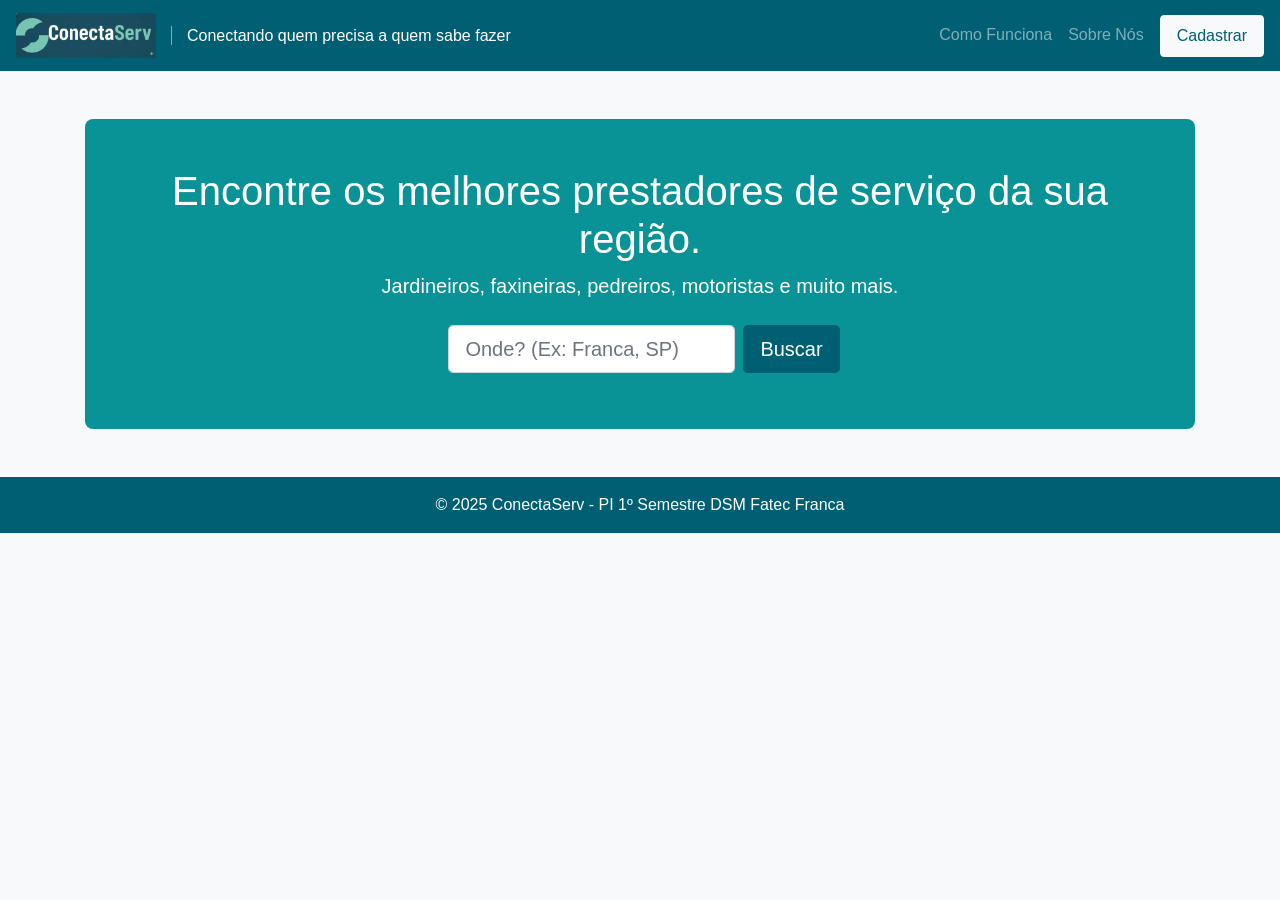
<file: index.html>
<!doctype html>
<html lang="pt-br">
  <head>
    <meta charset="utf-8">
    <meta name="viewport" content="width=device-width, initial-scale=1, shrink-to-fit=no">
    <link rel="stylesheet" href="https://maxcdn.bootstrapcdn.com/bootstrap/4.0.0/css/bootstrap.min.css" integrity="sha384-Gn5384xqQ1aoWXA+058RXPxPg6fy4IWvTNh0E263XmFcJlSAwiGgFAW/dAiS6JXm" crossorigin="anonymous">
    <link rel="stylesheet" href="style/style.css">
    <title>ConectaServ - Encontre Profissionais</title>
  </head>
  <body>
    
    <nav class="navbar navbar-expand-lg navbar-dark bg-primary shadow-sm">
      <a class="navbar-brand" href="index.html">
        <img src="imagem/logo.png" alt="ConectaServ Logo">
        <span class="slogan-text">Conectando quem precisa a quem sabe fazer</span>
      </a>
      <button class="navbar-toggler" type="button" data-toggle="collapse" data-target="#navbarNav" aria-controls="navbarNav" aria-expanded="false" aria-label="Toggle navigation">
        <span class="navbar-toggler-icon"></span>
      </button>
      <div class="collapse navbar-collapse" id="navbarNav">
        <ul class="navbar-nav ml-auto">
          <li class="nav-item">
            <a class="nav-link" href="como-funciona.html">Como Funciona</a>
          </li>
          <li class="nav-item">
            <a class="nav-link" href="sobre.html">Sobre Nós</a>
          </li>
          <li class="nav-item">
            <a class="nav-link btn btn-light text-dark ml-2 px-3" href="cadastro.html">Cadastrar</a>
          </li>
        </ul>
      </div>
    </nav>

    <main class="container my-5">
      
      <section class="hero bg-secondary text-white p-5 text-center">
        <h1>Encontre os melhores prestadores de serviço da sua região.</h1>
        <p class="lead">Jardineiros, faxineiras, pedreiros, motoristas e muito mais.</p>
        
        <form class="form-inline justify-content-center mt-4">
          <div class="form-group mx-2 mb-2">
            <input type="text" class="form-control form-control-lg" placeholder="Onde? (Ex: Franca, SP)">
          </div>
          <a href="busca.html" class="btn btn-primary btn-lg mb-2">Buscar</a>
        </form>
      </section>

    </main>

    <footer class="bg-primary text-white text-center p-3 mt-5">
      <p class="mb-0">&copy; 2025 ConectaServ - PI 1º Semestre DSM Fatec Franca</p>
    </footer>

    <script src="https://code.jquery.com/jquery-3.3.1.slim.min.js" integrity="sha384-q8i/X+965DzO0rT7abK41JStQIAqVgRVzpbzo5smXKp4YfRvH+8abtTE1Pi6jizo" crossorigin="anonymous"></script>
    <script src="https://cdnjs.cloudflare.com/ajax/libs/popper.js/1.12.9/umd/popper.min.js" integrity="sha384-ApNbgh9B+Y1QKtv3Rn7W3mgPxhU9K/ScQsAP7hUibX39j7fakFPskvXusvfa0b4Q" crossorigin="anonymous"></script>
    <script src="https://maxcdn.bootstrapcdn.com/bootstrap/4.0.0/js/bootstrap.min.js" integrity="sha384-JZR6Spejh4U02d8jOt6vLEHfe/JQGiRRSQQxSfFWpi1MquVdAyjUar5+76PVCmYl" crossorigin="anonymous"></script>
    <script src="script/script.js"></script>
  </body>
</html>
</file>
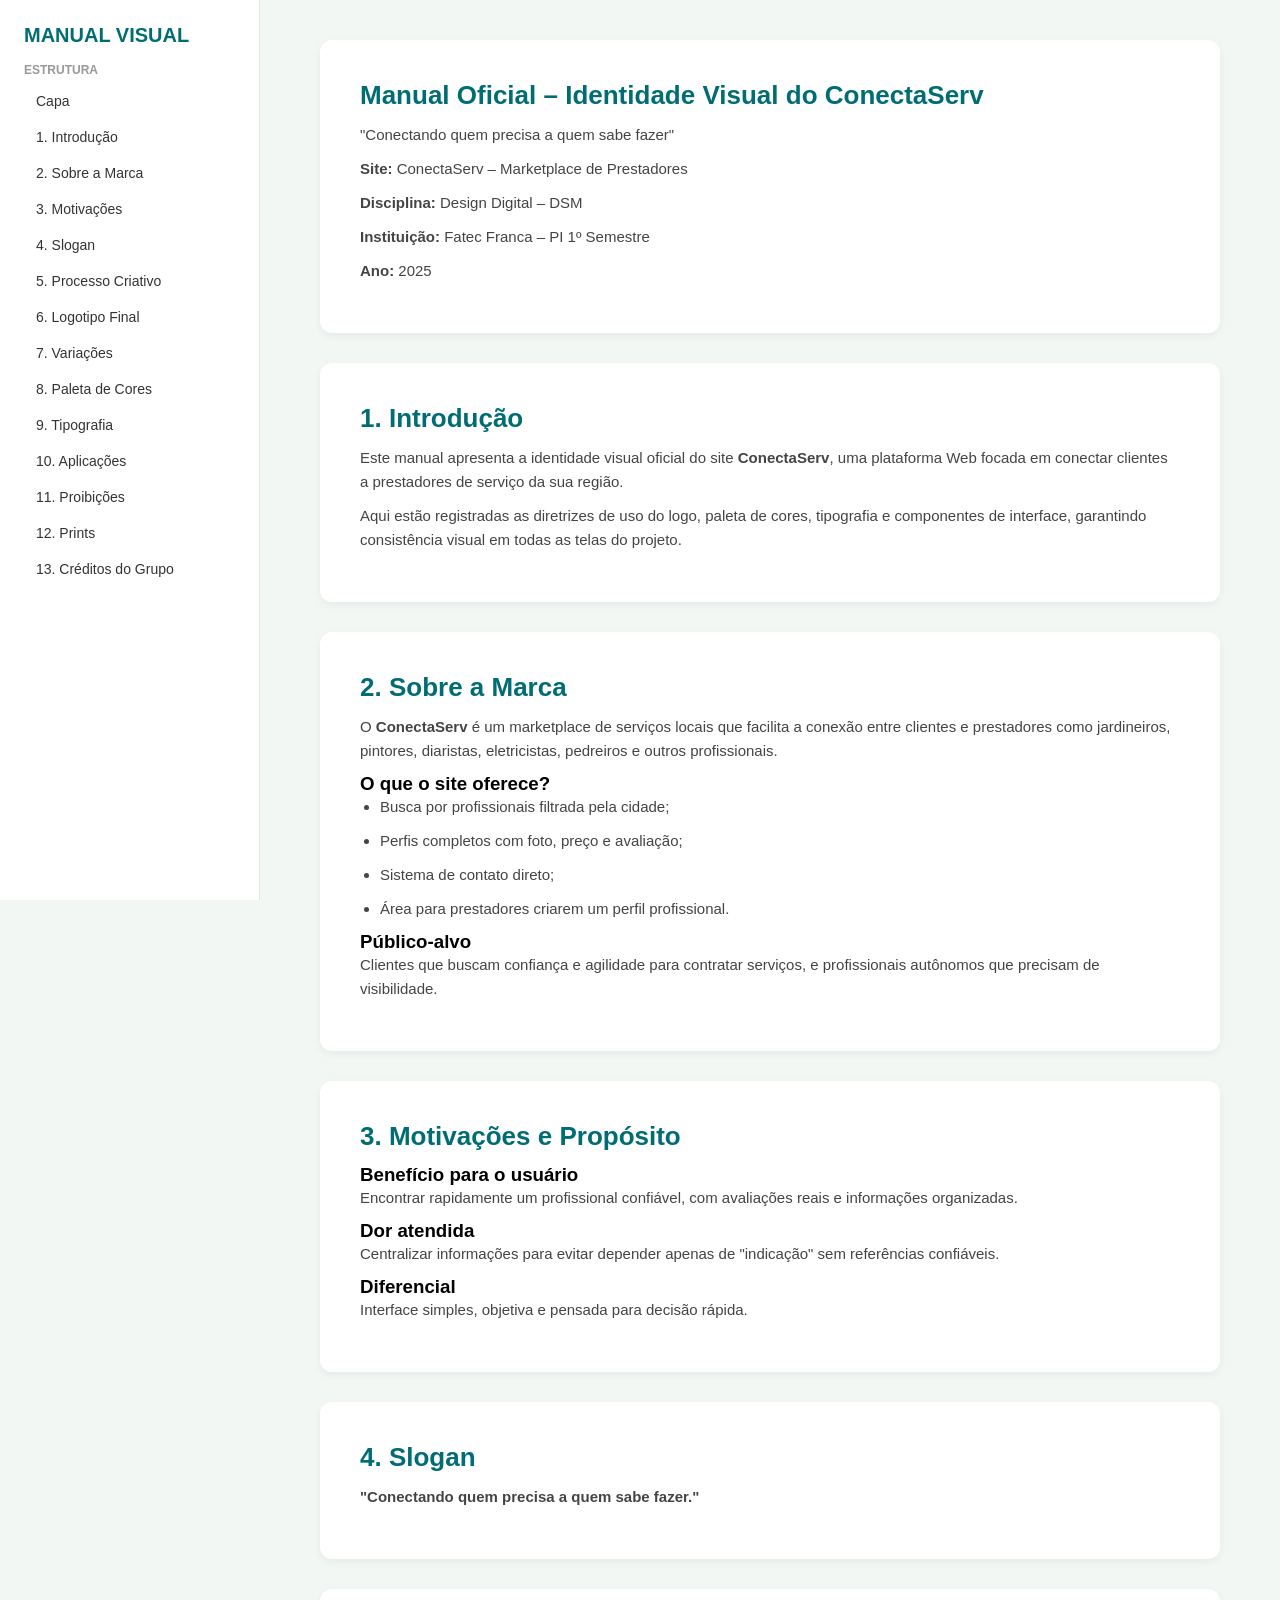
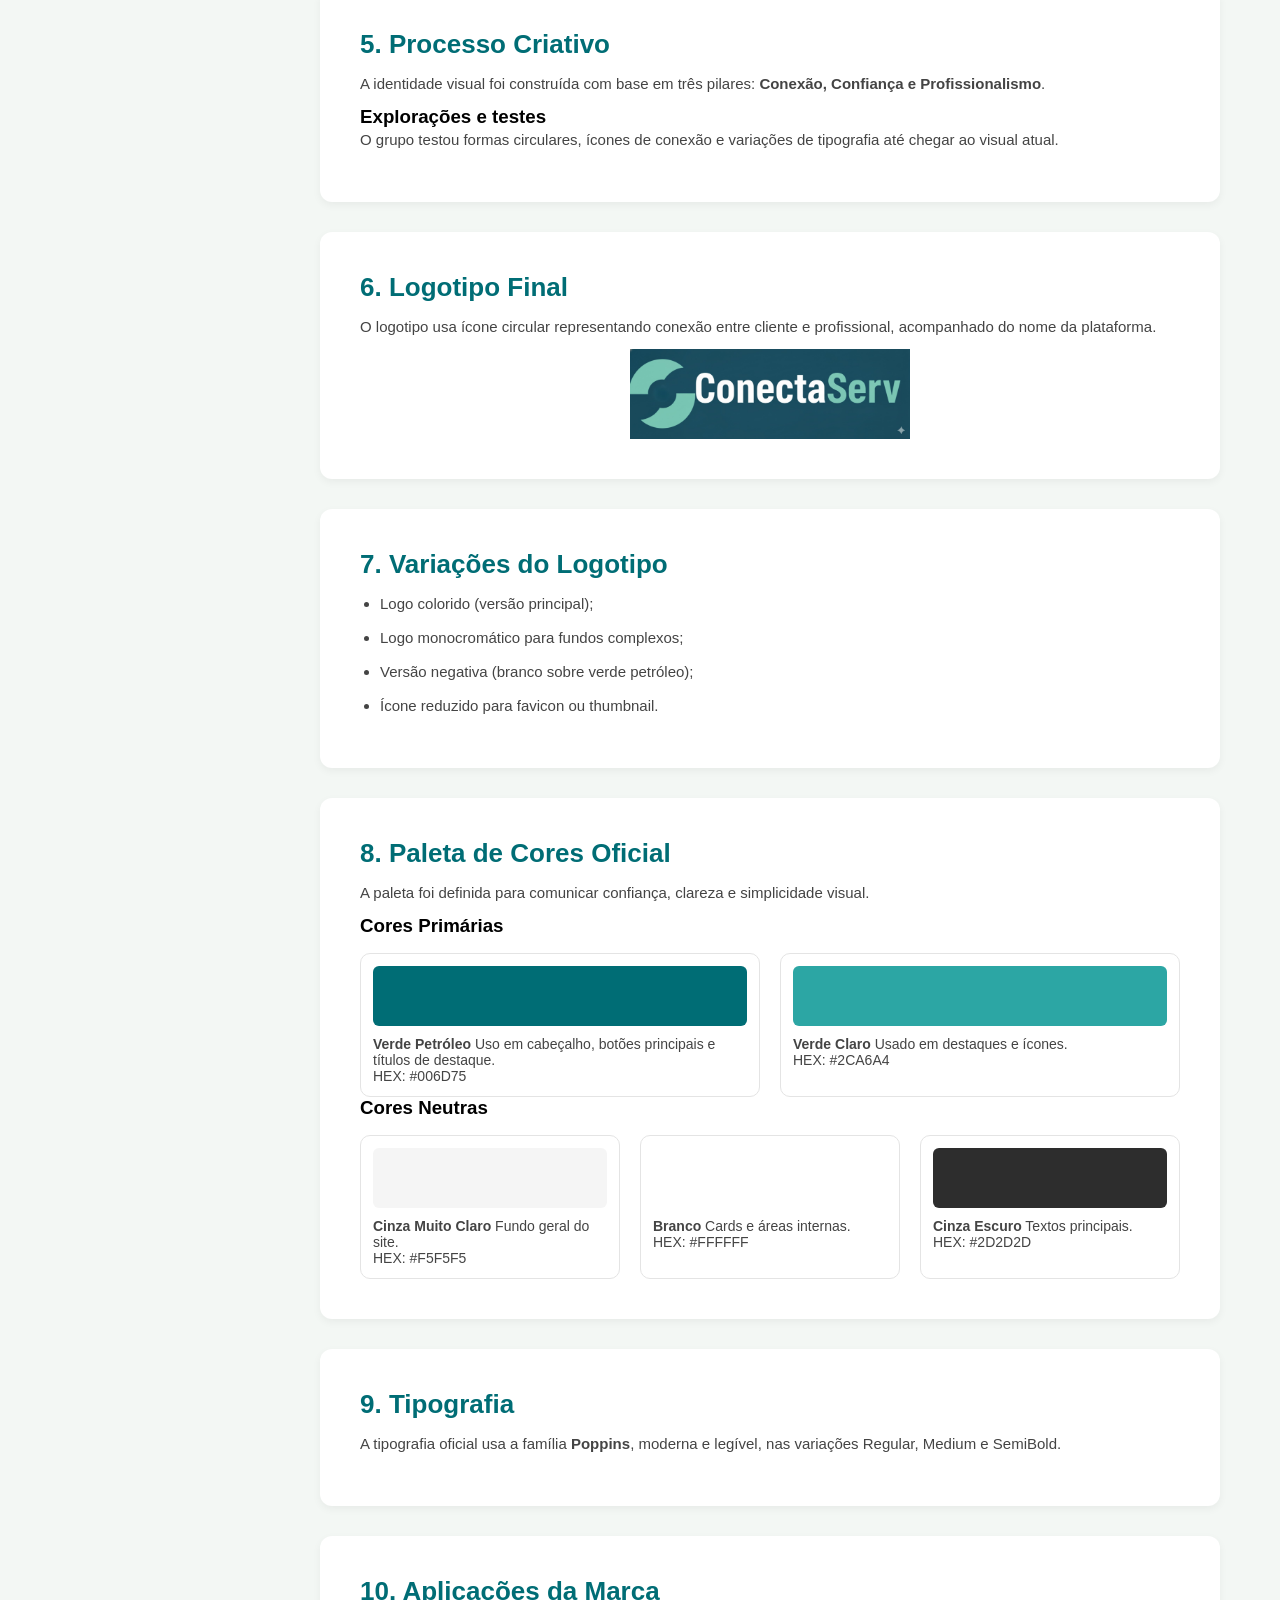
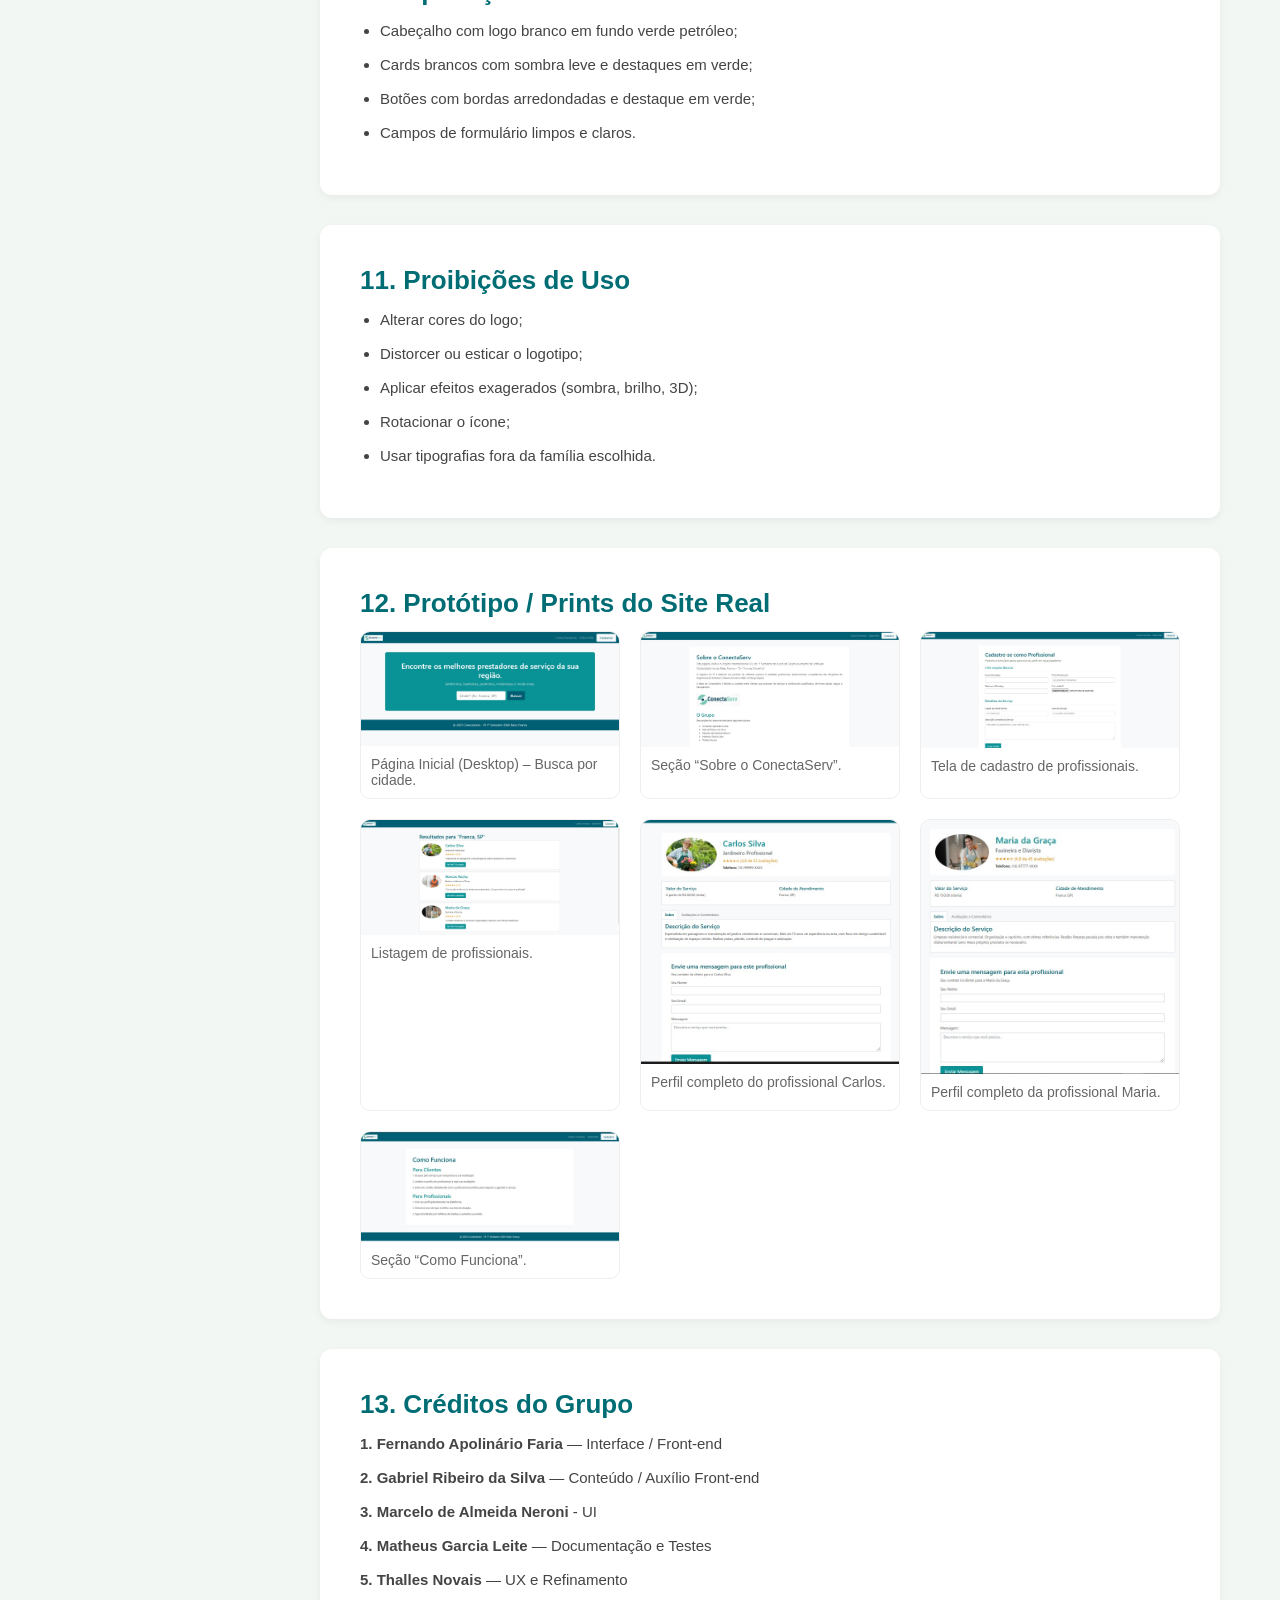
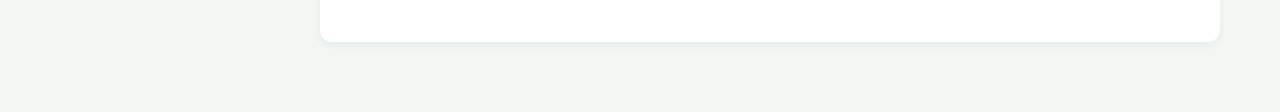
<file: Identidade Visual/index.html>
<!DOCTYPE html>
<html lang="pt-BR">
<head>
  <meta charset="UTF-8">
  <title>Manual Visual – ConectaServ</title>
  <meta name="viewport" content="width=device-width, initial-scale=1">
  <link rel="stylesheet" href="style.css">
</head>

<body>
  <aside class="sidebar">
    <h2>MANUAL VISUAL</h2>

    <h3>Estrutura</h3>
    <a href="#capa">Capa</a>
    <a href="#intro">1. Introdução</a>
    <a href="#marca">2. Sobre a Marca</a>
    <a href="#motivacoes">3. Motivações</a>
    <a href="#slogan">4. Slogan</a>
    <a href="#processo">5. Processo Criativo</a>
    <a href="#logo">6. Logotipo Final</a>
    <a href="#variacoes">7. Variações</a>
    <a href="#cores">8. Paleta de Cores</a>
    <a href="#tipografia">9. Tipografia</a>
    <a href="#aplicacoes">10. Aplicações</a>
    <a href="#proibicoes">11. Proibições</a>
    <a href="#prints">12. Prints</a>
    <a href="#creditos">13. Créditos do Grupo</a>
  </aside>

  
  <main class="content">
        
    <section id="capa">
      <h2>Manual Oficial – Identidade Visual do ConectaServ</h2>
      <p>"Conectando quem precisa a quem sabe fazer"</p>

      <p><strong>Site:</strong> ConectaServ – Marketplace de Prestadores</p>
      <p><strong>Disciplina:</strong> Design Digital – DSM</p>
      <p><strong>Instituição:</strong> Fatec Franca – PI 1º Semestre</p>
      <p><strong>Ano:</strong> 2025</p>
    </section>

  
    <section id="intro">
      <h2>1. Introdução</h2>
      <p>
        Este manual apresenta a identidade visual oficial do site
        <strong>ConectaServ</strong>, uma plataforma Web focada em conectar
        clientes a prestadores de serviço da sua região.
      </p>
      <p>
        Aqui estão registradas as diretrizes de uso do logo, paleta de cores,
        tipografia e componentes de interface, garantindo consistência visual em
        todas as telas do projeto.
      </p>
    </section>

    
    <section id="marca">
      <h2>2. Sobre a Marca</h2>

      <p>
        O <strong>ConectaServ</strong> é um marketplace de serviços locais que
        facilita a conexão entre clientes e prestadores como jardineiros,
        pintores, diaristas, eletricistas, pedreiros e outros profissionais.
      </p>

      <h3>O que o site oferece?</h3>
      <ul>
        <li>Busca por profissionais filtrada pela cidade;</li>
        <li>Perfis completos com foto, preço e avaliação;</li>
        <li>Sistema de contato direto;</li>
        <li>Área para prestadores criarem um perfil profissional.</li>
      </ul>

      <h3>Público-alvo</h3>
      <p>
        Clientes que buscam confiança e agilidade para contratar serviços,
        e profissionais autônomos que precisam de visibilidade.
      </p>
    </section>

    
    <section id="motivacoes">
      <h2>3. Motivações e Propósito</h2>

      <h3>Benefício para o usuário</h3>
      <p>
        Encontrar rapidamente um profissional confiável, com avaliações reais e
        informações organizadas.
      </p>

      <h3>Dor atendida</h3>
      <p>
        Centralizar informações para evitar depender apenas de "indicação" sem
        referências confiáveis.
      </p>

      <h3>Diferencial</h3>
      <p>
        Interface simples, objetiva e pensada para decisão rápida.
      </p>
    </section>

    
    <section id="slogan">
      <h2>4. Slogan</h2>
      <p><strong>"Conectando quem precisa a quem sabe fazer."</strong></p>
    </section>

    
    <section id="processo">
      <h2>5. Processo Criativo</h2>
      <p>
        A identidade visual foi construída com base em três pilares:
        <strong>Conexão, Confiança e Profissionalismo</strong>.
      </p>

      <h3>Explorações e testes</h3>
      <p>
        O grupo testou formas circulares, ícones de conexão e variações de
        tipografia até chegar ao visual atual.
      </p>
    </section>
    
    <section id="logo">
      <h2>6. Logotipo Final</h2>
      <p>
        O logotipo usa ícone circular representando conexão entre cliente e
        profissional, acompanhado do nome da plataforma.
      </p>

      <img src="imagens/WhatsApp Image 2025-11-17 at 21.29.06.jpeg" alt="foto do logo">
    
    </section>

    
    <section id="variacoes">
      <h2>7. Variações do Logotipo</h2>

      <ul>
        <li>Logo colorido (versão principal);</li>
        <li>Logo monocromático para fundos complexos;</li>
        <li>Versão negativa (branco sobre verde petróleo);</li>
        <li>Ícone reduzido para favicon ou thumbnail.</li>
      </ul>
    </section>

  
<section id="cores">
  <h2>8. Paleta de Cores Oficial</h2>
  <p>
    A paleta foi definida para comunicar confiança, clareza e simplicidade visual.
  </p>

  <h3>Cores Primárias</h3>

  <div class="palette">

    <div class="color-card">
      <div class="color-swatch" style="background: #006D75;"></div>
      <div class="color-info">
        <strong>Verde Petróleo</strong>
        Uso em cabeçalho, botões principais e títulos de destaque.<br>
        HEX: <code>#006D75</code>
      </div>
    </div>

    <div class="color-card">
      <div class="color-swatch" style="background: #2CA6A4;"></div>
      <div class="color-info">
        <strong>Verde Claro</strong>
        Usado em destaques e ícones.<br>
        HEX: <code>#2CA6A4</code>
      </div>
    </div>

  </div>

  <h3>Cores Neutras</h3>

  <div class="palette">

    <div class="color-card">
      <div class="color-swatch" style="background: #F5F5F5;"></div>
      <div class="color-info">
        <strong>Cinza Muito Claro</strong>
        Fundo geral do site.<br>
        HEX: <code>#F5F5F5</code>
      </div>
    </div>

    <div class="color-card">
      <div class="color-swatch" style="background: #FFFFFF;"></div>
      <div class="color-info">
        <strong>Branco</strong>
        Cards e áreas internas.<br>
        HEX: <code>#FFFFFF</code>
      </div>
    </div>

    <div class="color-card">
      <div class="color-swatch" style="background: #2D2D2D;"></div>
      <div class="color-info">
        <strong>Cinza Escuro</strong>
        Textos principais.<br>
        HEX: <code>#2D2D2D</code>
      </div>
    </div>

  </div>
</section>



    
    <section id="tipografia">
      <h2>9. Tipografia</h2>
      <p>
        A tipografia oficial usa a família <strong>Poppins</strong>,
        moderna e legível, nas variações Regular, Medium e SemiBold.
      </p>
    </section>

    
    <section id="aplicacoes">
      <h2>10. Aplicações da Marca</h2>

      <ul>
        <li>Cabeçalho com logo branco em fundo verde petróleo;</li>
        <li>Cards brancos com sombra leve e destaques em verde;</li>
        <li>Botões com bordas arredondadas e destaque em verde;</li>
        <li>Campos de formulário limpos e claros.</li>
      </ul>
    </section>

    
    <section id="proibicoes">
      <h2>11. Proibições de Uso</h2>

      <ul>
        <li>Alterar cores do logo;</li>
        <li>Distorcer ou esticar o logotipo;</li>
        <li>Aplicar efeitos exagerados (sombra, brilho, 3D);</li>
        <li>Rotacionar o ícone;</li>
        <li>Usar tipografias fora da família escolhida.</li>
      </ul>
    </section>

    
    <section id="prints">
      <h2>12. Protótipo / Prints do Site Real</h2>

      <div class="prints-grid">
        <figure>
          <img src="imagens/home.jpeg" alt="Página Inicial">
          <figcaption>Página Inicial (Desktop) – Busca por cidade.</figcaption>
        </figure>

        <figure>
          <img src="imagens/sobre.jpeg" alt="Página Sobre">
          <figcaption>Seção “Sobre o ConectaServ”.</figcaption>
        </figure>

        <figure>
          <img src="imagens/cadastro_prof.jpeg" alt="Cadastro">
          <figcaption>Tela de cadastro de profissionais.</figcaption>
        </figure>

        <figure>
          <img src="imagens/lista.jpeg" alt="Lista de Profissionais">
          <figcaption>Listagem de profissionais.</figcaption>
        </figure>

        <figure>
          <img src="imagens/perfil_carlos.jpeg" alt="Perfil Carlos">
          <figcaption>Perfil completo do profissional Carlos.</figcaption>
        </figure>

        <figure>
          <img src="imagens/perfil_maria.jpeg" alt="Perfil Maria">
          <figcaption>Perfil completo da profissional Maria.</figcaption>
        </figure>

        <figure>
          <img src="imagens/como_funciona.jpeg" alt="Como Funciona">
          <figcaption>Seção “Como Funciona”.</figcaption>
        </figure>
      </div>
    </section>

    
    <section id="creditos">
      <h2>13. Créditos do Grupo</h2>

      <p><strong>1. Fernando Apolinário Faria</strong> — Interface / Front-end</p>
      <p><strong>2. Gabriel Ribeiro da Silva</strong> — Conteúdo / Auxílio Front-end</p>
      <p><strong>3. Marcelo de Almeida Neroni</strong> - UI </p>
      <p><strong>4. Matheus Garcia Leite</strong> — Documentação e Testes</p>
      <p><strong>5. Thalles Novais</strong> — UX e Refinamento</p>
    </section>



  </main>
  <script src="script.js"></script>
</body>
</html>
</file>
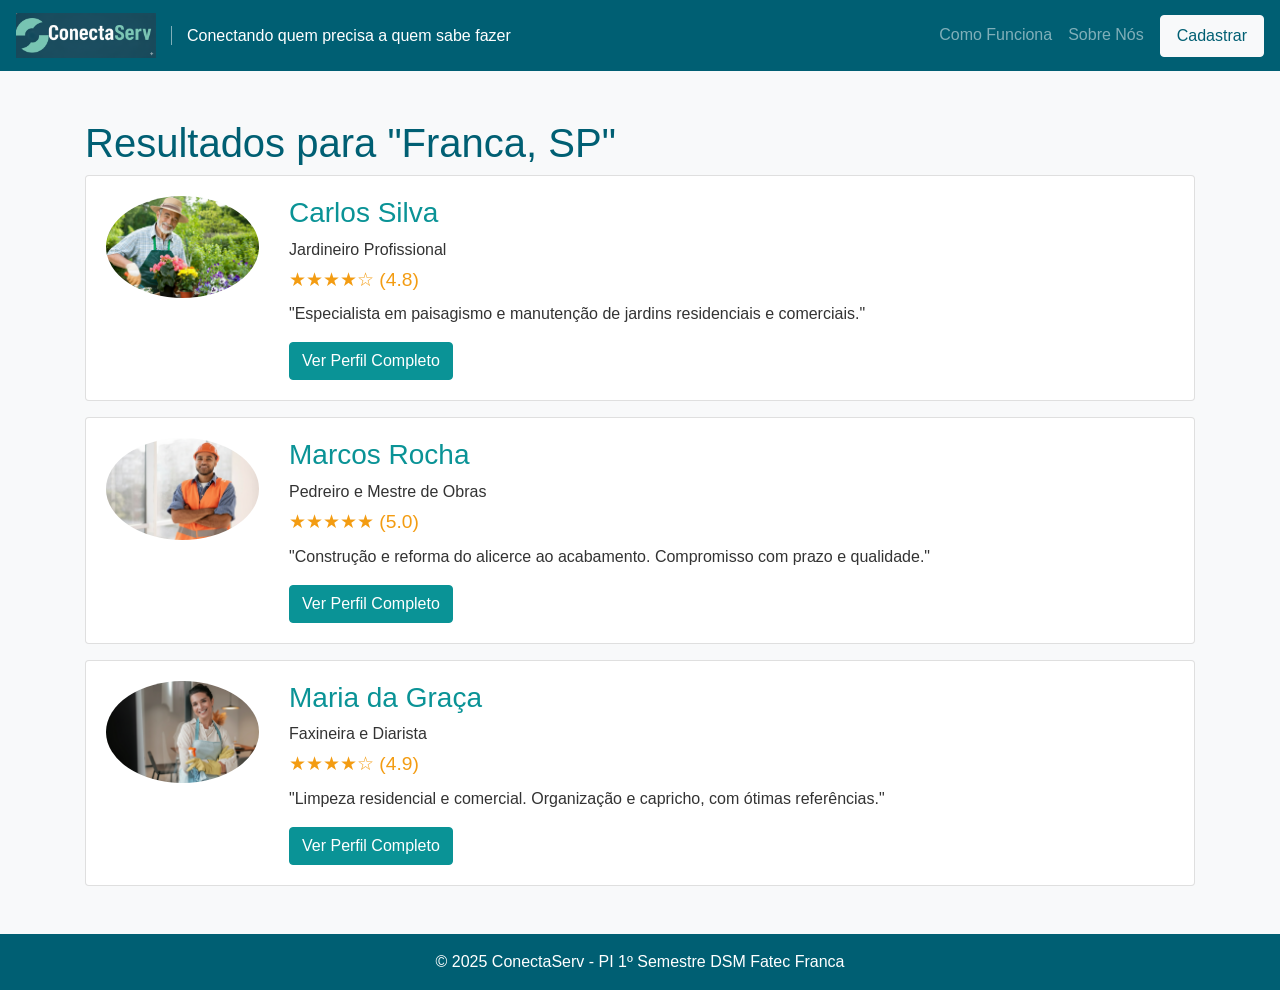
<file: busca.html>
<!doctype html>
<html lang="pt-br">
  <head>
    <meta charset="utf-8">
    <meta name="viewport" content="width=device-width, initial-scale=1, shrink-to-fit=no">
    <link rel="stylesheet" href="https://maxcdn.bootstrapcdn.com/bootstrap/4.0.0/css/bootstrap.min.css" integrity="sha384-Gn5384xqQ1aoWXA+058RXPxPg6fy4IWvTNh0E263XmFcJlSAwiGgFAW/dAiS6JXm" crossorigin="anonymous">
    <link rel="stylesheet" href="style/style.css">
    <title>Resultados da Busca - ConectaServ</title>
  </head>
  <body>
    
    <nav class="navbar navbar-expand-lg navbar-dark bg-primary shadow-sm">
      <a class="navbar-brand" href="index.html">
        <img src="imagem/logo.png" alt="ConectaServ Logo">
        <span class="slogan-text">Conectando quem precisa a quem sabe fazer</span>
      </a>
      <button class="navbar-toggler" type="button" data-toggle="collapse" data-target="#navbarNav" aria-controls="navbarNav" aria-expanded="false" aria-label="Toggle navigation">
        <span class="navbar-toggler-icon"></span>
      </button>
      <div class="collapse navbar-collapse" id="navbarNav">
        <ul class="navbar-nav ml-auto">
          <li class="nav-item">
            <a class="nav-link" href="como-funciona.html">Como Funciona</a>
          </li>
          <li class="nav-item">
            <a class="nav-link" href="sobre.html">Sobre Nós</a>
          </li>
          <li class="nav-item">
            <a class="nav-link btn btn-light text-dark ml-2 px-3" href="cadastro.html">Cadastrar</a>
          </li>
        </ul>
      </div>
    </nav>

    <main class="container my-5">
      <h1 class="text-primary">Resultados para "Franca, SP"</h1>

      <div class="card shadow-sm mb-3">
        <div class="card-body">
          <div class="row">
            <div class="col-md-2 text-center">
              <img src="imagem/carlos.png" class="img-fluid rounded-circle" alt="Foto de Perfil de Carlos Silva">
            </div>
            <div class="col-md-10">
              <h3 class="text-secondary">Carlos Silva</h3>
              <p class="mb-1">Jardineiro Profissional</p>
              <div class="rating mb-2">★★★★☆ (4.8)</div>
              <p>"Especialista em paisagismo e manutenção de jardins residenciais e comerciais."</p>
              <a href="perfil_carlos.html" class="btn btn-secondary">Ver Perfil Completo</a>
            </div>
          </div>
        </div>
      </div>

      <div class="card shadow-sm mb-3">
        <div class="card-body">
          <div class="row">
            <div class="col-md-2 text-center">
              <img src="imagem/marcos.png" class="img-fluid rounded-circle" alt="Foto de Perfil de Marcos Rocha">
            </div>
            <div class="col-md-10">
              <h3 class="text-secondary">Marcos Rocha</h3>
              <p class="mb-1">Pedreiro e Mestre de Obras</p>
              <div class="rating mb-2">★★★★★ (5.0)</div>
              <p>"Construção e reforma do alicerce ao acabamento. Compromisso com prazo e qualidade."</p>
              <a href="perfil_marcos.html" class="btn btn-secondary">Ver Perfil Completo</a>
            </div>
          </div>
        </div>
      </div>

      <div class="card shadow-sm mb-3">
        <div class="card-body">
          <div class="row">
            <div class="col-md-2 text-center">
              <img src="imagem/maria.png" class="img-fluid rounded-circle" alt="Foto de Perfil de Maria da Graça">
            </div>
            <div class="col-md-10">
              <h3 class="text-secondary">Maria da Graça</h3>
              <p class="mb-1">Faxineira e Diarista</p>
              <div class="rating mb-2">★★★★☆ (4.9)</div>
              <p>"Limpeza residencial e comercial. Organização e capricho, com ótimas referências."</p>
              <a href="perfil_maria.html" class="btn btn-secondary">Ver Perfil Completo</a>
            </div>
          </div>
        </div>
      </div>

    </main>

    <footer class="bg-primary text-white text-center p-3 mt-5">
      <p class="mb-0">&copy; 2025 ConectaServ - PI 1º Semestre DSM Fatec Franca</p>
    </footer>

    <script src="https://code.jquery.com/jquery-3.3.1.slim.min.js" integrity="sha384-q8i/X+965DzO0rT7abK41JStQIAqVgRVzpbzo5smXKp4YfRvH+8abtTE1Pi6jizo" crossorigin="anonymous"></script>
    <script src="https://cdnjs.cloudflare.com/ajax/libs/popper.js/1.12.9/umd/popper.min.js" integrity="sha384-ApNbgh9B+Y1QKtv3Rn7W3mgPxhU9K/ScQsAP7hUibX39j7fakFPskvXusvfa0b4Q" crossorigin="anonymous"></script>
    <script src="https://maxcdn.bootstrapcdn.com/bootstrap/4.0.0/js/bootstrap.min.js" integrity="sha384-JZR6Spejh4U02d8jOt6vLEHfe/JQGiRRSQQxSfFWpi1MquVdAyjUar5+76PVCmYl" crossorigin="anonymous"></script>
    <script src="script/script.js"></script>
  </body>
</html>
</file>
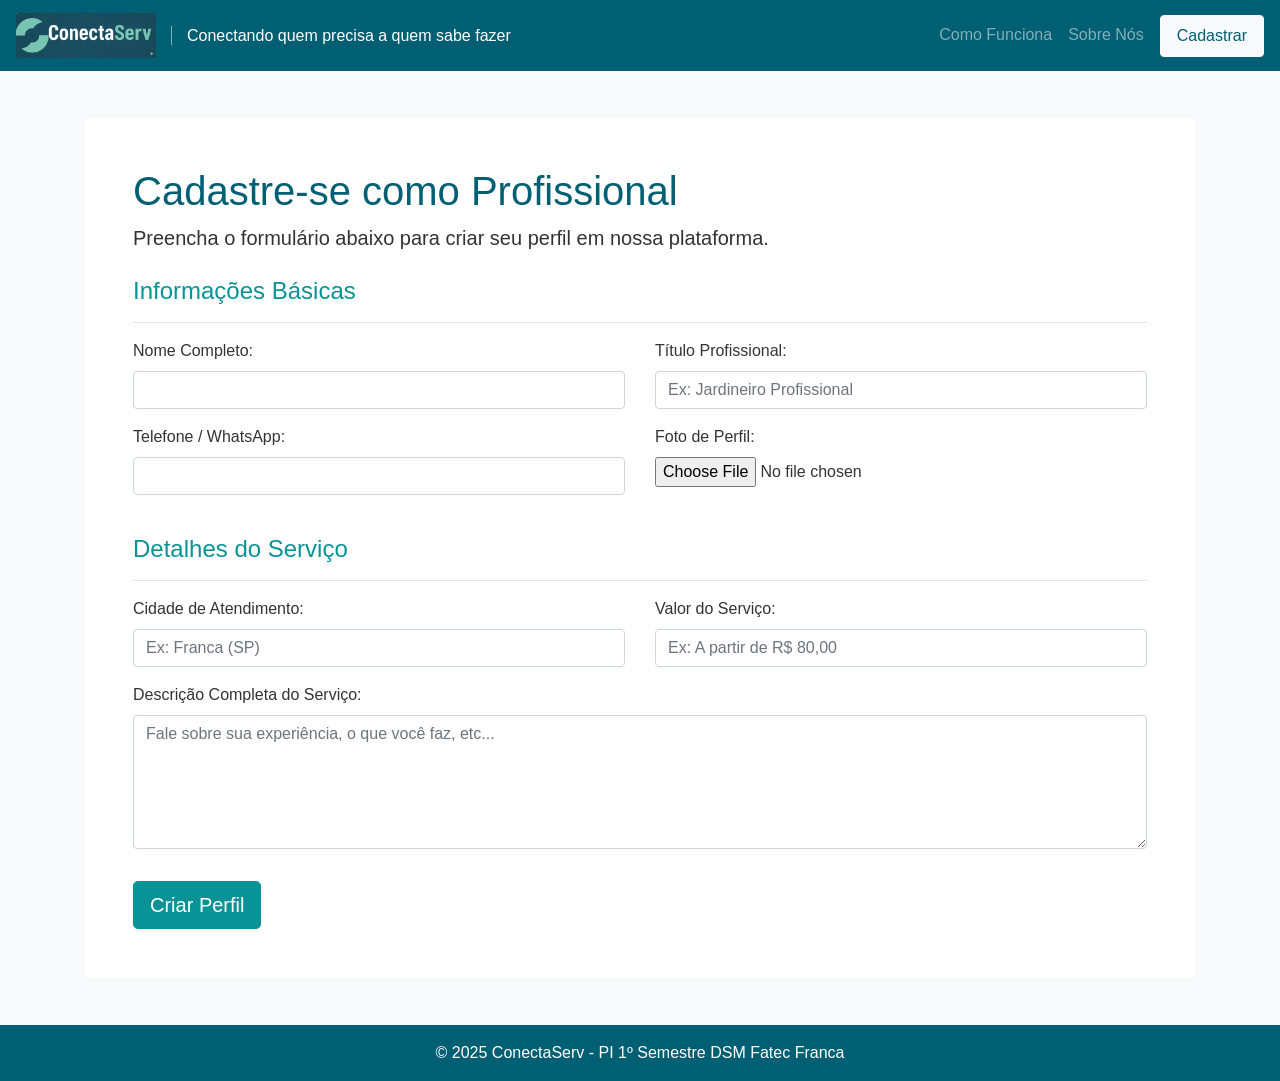
<file: cadastro.html>
<!doctype html>
<html lang="pt-br">
  <head>
    <meta charset="utf-8">
    <meta name="viewport" content="width=device-width, initial-scale=1, shrink-to-fit=no">
    <link rel="stylesheet" href="https://maxcdn.bootstrapcdn.com/bootstrap/4.0.0/css/bootstrap.min.css" integrity="sha384-Gn5384xqQ1aoWXA+058RXPxPg6fy4IWvTNh0E263XmFcJlSAwiGgFAW/dAiS6JXm" crossorigin="anonymous">
    <link rel="stylesheet" href="style/style.css">
    <title>Cadastro de Profissional - ConectaServ</title>
  </head>
  <body>
    
    <nav class="navbar navbar-expand-lg navbar-dark bg-primary shadow-sm">
      <a class="navbar-brand" href="index.html">
        <img src="imagem/logo.png" alt="ConectaServ Logo">
        <span class="slogan-text">Conectando quem precisa a quem sabe fazer</span>
      </a>
      <button class="navbar-toggler" type="button" data-toggle="collapse" data-target="#navbarNav" aria-controls="navbarNav" aria-expanded="false" aria-label="Toggle navigation">
        <span class="navbar-toggler-icon"></span>
      </button>
      <div class="collapse navbar-collapse" id="navbarNav">
        <ul class="navbar-nav ml-auto">
          <li class="nav-item">
            <a class="nav-link" href="como-funciona.html">Como Funciona</a>
          </li>
          <li class="nav-item">
            <a class="nav-link" href="sobre.html">Sobre Nós</a>
          </li>
          <li class="nav-item">
            <a class="nav-link btn btn-light text-dark ml-2 px-3" href="cadastro.html">Cadastrar</a>
          </li>
        </ul>
      </div>
    </nav>

    <main class="container my-5">
      <div class="bg-white p-4 p-md-5 rounded shadow-sm">
        <h1 class="text-primary">Cadastre-se como Profissional</h1>
        <p class="lead">Preencha o formulário abaixo para criar seu perfil em nossa plataforma.</p>
        
        <form action="#" method="POST" class="mt-4">
            
            <h3 class="text-secondary h4">Informações Básicas</h3>
            <hr>
            <div class="row">
                <div class="col-md-6">
                    <div class="form-group">
                        <label for="nome">Nome Completo:</label>
                        <input type="text" class="form-control" id="nome" name="nome" required>
                    </div>
                </div>
                <div class="col-md-6">
                    <div class="form-group">
                        <label for="titulo">Título Profissional:</label>
                        <input type="text" class="form-control" id="titulo" name="titulo" placeholder="Ex: Jardineiro Profissional" required>
                    </div>
                </div>
            </div>
            <div class="row">
                <div class="col-md-6">
                    <div class="form-group">
                        <label for="telefone">Telefone / WhatsApp:</label>
                        <input type="tel" class="form-control" id="telefone" name="telefone" required>
                    </div>
                </div>
                <div class="col-md-6">
                     <div class="form-group">
                        <label for="foto_perfil">Foto de Perfil:</label>
                        <input type="file" class="form-control-file" id="foto_perfil" name="foto_perfil">
                    </div>
                </div>
            </div>

            <h3 class="text-secondary h4 mt-4">Detalhes do Serviço</h3>
            <hr>
             <div class="row">
                <div class="col-md-6">
                    <div class="form-group">
                        <label for="cidade">Cidade de Atendimento:</label>
                        <input type="text" class="form-control" id="cidade" name="cidade" placeholder="Ex: Franca (SP)" required>
                    </div>
                </div>
                <div class="col-md-6">
                    <div class="form-group">
                        <label for="valor">Valor do Serviço:</label>
                        <input type="text" class="form-control" id="valor" name="valor" placeholder="Ex: A partir de R$ 80,00" required>
                    </div>
                </div>
            </div>
            <div class="form-group">
                <label for="descricao">Descrição Completa do Serviço:</label>
                <textarea class="form-control" id="descricao" name="descricao" rows="5" placeholder="Fale sobre sua experiência, o que você faz, etc..."></textarea>
            </div>

            <button type="submit" class="btn btn-secondary btn-lg mt-3">Criar Perfil</button>
        </form>

      </div>
    </main>

    <footer class="bg-primary text-white text-center p-3 mt-5">
      <p class="mb-0">&copy; 2025 ConectaServ - PI 1º Semestre DSM Fatec Franca</p>
    </footer>

    <script src="https://code.jquery.com/jquery-3.3.1.slim.min.js" integrity="sha384-q8i/X+965DzO0rT7abK41JStQIAqVgRVzpbzo5smXKp4YfRvH+8abtTE1Pi6jizo" crossorigin="anonymous"></script>
    <script src="https://cdnjs.cloudflare.com/ajax/libs/popper.js/1.12.9/umd/popper.min.js" integrity="sha384-ApNbgh9B+Y1QKtv3Rn7W3mgPxhU9K/ScQsAP7hUibX39j7fakFPskvXusvfa0b4Q" crossorigin="anonymous"></script>
    <script src="https://maxcdn.bootstrapcdn.com/bootstrap/4.0.0/js/bootstrap.min.js" integrity="sha384-JZR6Spejh4U02d8jOt6vLEHfe/JQGiRRSQQxSfFWpi1MquVdAyjUar5+76PVCmYl" crossorigin="anonymous"></script>
    <script src="script/script.js"></script>
  </body>
</html>
</file>
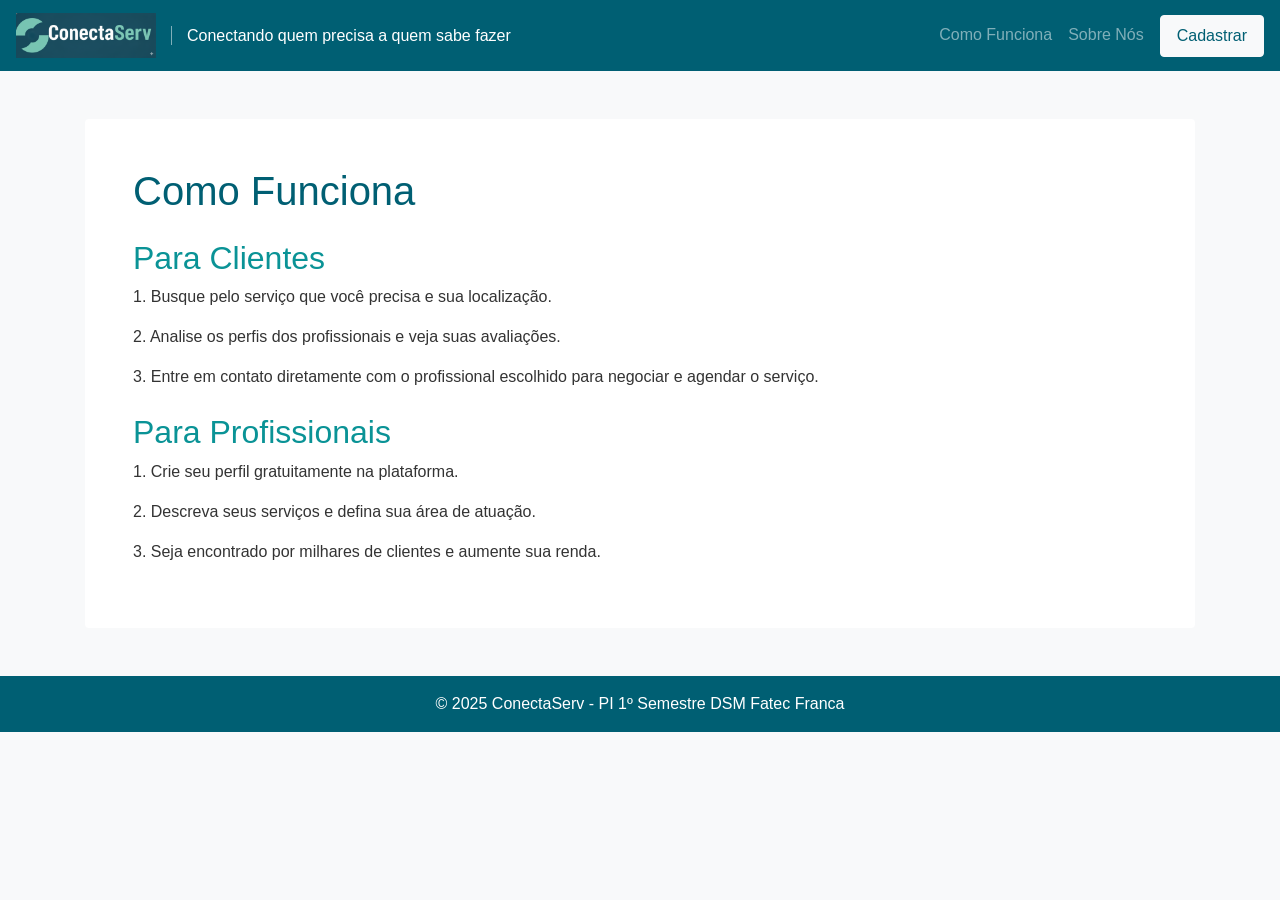
<file: como-funciona.html>
<!doctype html>
<html lang="pt-br">
  <head>
    <meta charset="utf-8">
    <meta name="viewport" content="width=device-width, initial-scale=1, shrink-to-fit=no">
    <link rel="stylesheet" href="https://maxcdn.bootstrapcdn.com/bootstrap/4.0.0/css/bootstrap.min.css" integrity="sha384-Gn5384xqQ1aoWXA+058RXPxPg6fy4IWvTNh0E263XmFcJlSAwiGgFAW/dAiS6JXm" crossorigin="anonymous">
    <link rel="stylesheet" href="style/style.css">
    <title>Como Funciona - ConectaServ</title>
  </head>
  <body>
    
    <nav class="navbar navbar-expand-lg navbar-dark bg-primary shadow-sm">
      <a class="navbar-brand" href="index.html">
        <img src="imagem/logo.png" alt="ConectaServ Logo">
        <span class="slogan-text">Conectando quem precisa a quem sabe fazer</span>
      </a>
      <button class="navbar-toggler" type="button" data-toggle="collapse" data-target="#navbarNav" aria-controls="navbarNav" aria-expanded="false" aria-label="Toggle navigation">
        <span class="navbar-toggler-icon"></span>
      </button>
      <div class="collapse navbar-collapse" id="navbarNav">
        <ul class="navbar-nav ml-auto">
          <li class="nav-item">
            <a class="nav-link" href="como-funciona.html">Como Funciona</a>
          </li>
          <li class="nav-item">
            <a class="nav-link" href="sobre.html">Sobre Nós</a>
          </li>
          <li class="nav-item">
            <a class="nav-link btn btn-light text-dark ml-2 px-3" href="cadastro.html">Cadastrar</a>
          </li>
        </ul>
      </div>
    </nav>

    <main class="container my-5">
      <div class="bg-white p-4 p-md-5 rounded shadow-sm">
        <h1 class="text-primary">Como Funciona</h1>
        
        <h2 class="text-secondary mt-4">Para Clientes</h2>
        <p>1. Busque pelo serviço que você precisa e sua localização.</p>
        <p>2. Analise os perfis dos profissionais e veja suas avaliações.</p>
        <p>3. Entre em contato diretamente com o profissional escolhido para negociar e agendar o serviço.</p>

        <h2 class="text-secondary mt-4">Para Profissionais</h2>
        <p>1. Crie seu perfil gratuitamente na plataforma.</p>
        <p>2. Descreva seus serviços e defina sua área de atuação.</p>
        <p>3. Seja encontrado por milhares de clientes e aumente sua renda.</p>
      </div>
    </main>

    <footer class="bg-primary text-white text-center p-3 mt-5">
      <p class="mb-0">&copy; 2025 ConectaServ - PI 1º Semestre DSM Fatec Franca</p>
    </footer>

    <script src="https://code.jquery.com/jquery-3.3.1.slim.min.js" integrity="sha384-q8i/X+965DzO0rT7abK41JStQIAqVgRVzpbzo5smXKp4YfRvH+8abtTE1Pi6jizo" crossorigin="anonymous"></script>
    <script src="https://cdnjs.cloudflare.com/ajax/libs/popper.js/1.12.9/umd/popper.min.js" integrity="sha384-ApNbgh9B+Y1QKtv3Rn7W3mgPxhU9K/ScQsAP7hUibX39j7fakFPskvXusvfa0b4Q" crossorigin="anonymous"></script>
    <script src="https://maxcdn.bootstrapcdn.com/bootstrap/4.0.0/js/bootstrap.min.js" integrity="sha384-JZR6Spejh4U02d8jOt6vLEHfe/JQGiRRSQQxSfFWpi1MquVdAyjUar5+76PVCmYl" crossorigin="anonymous"></script>
    <script src="script/script.js"></script>
  </body>
</html>
</file>
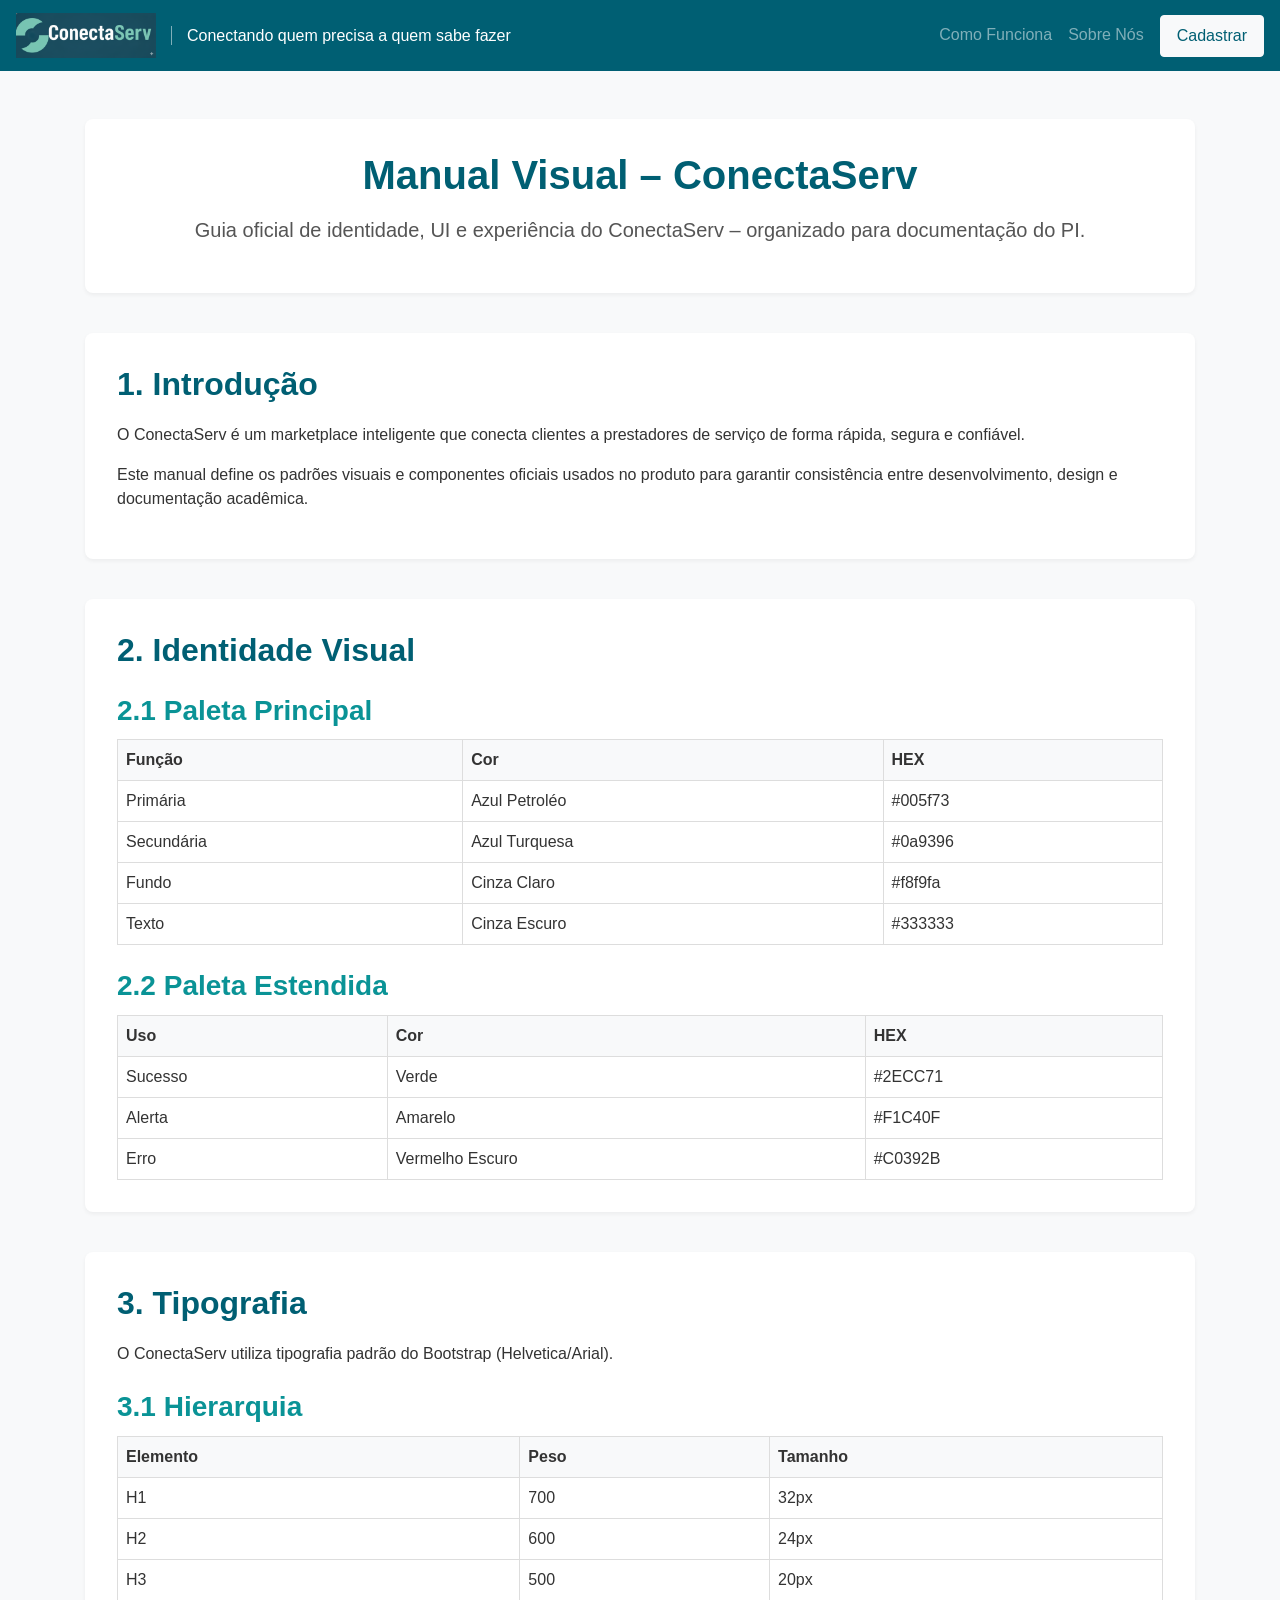
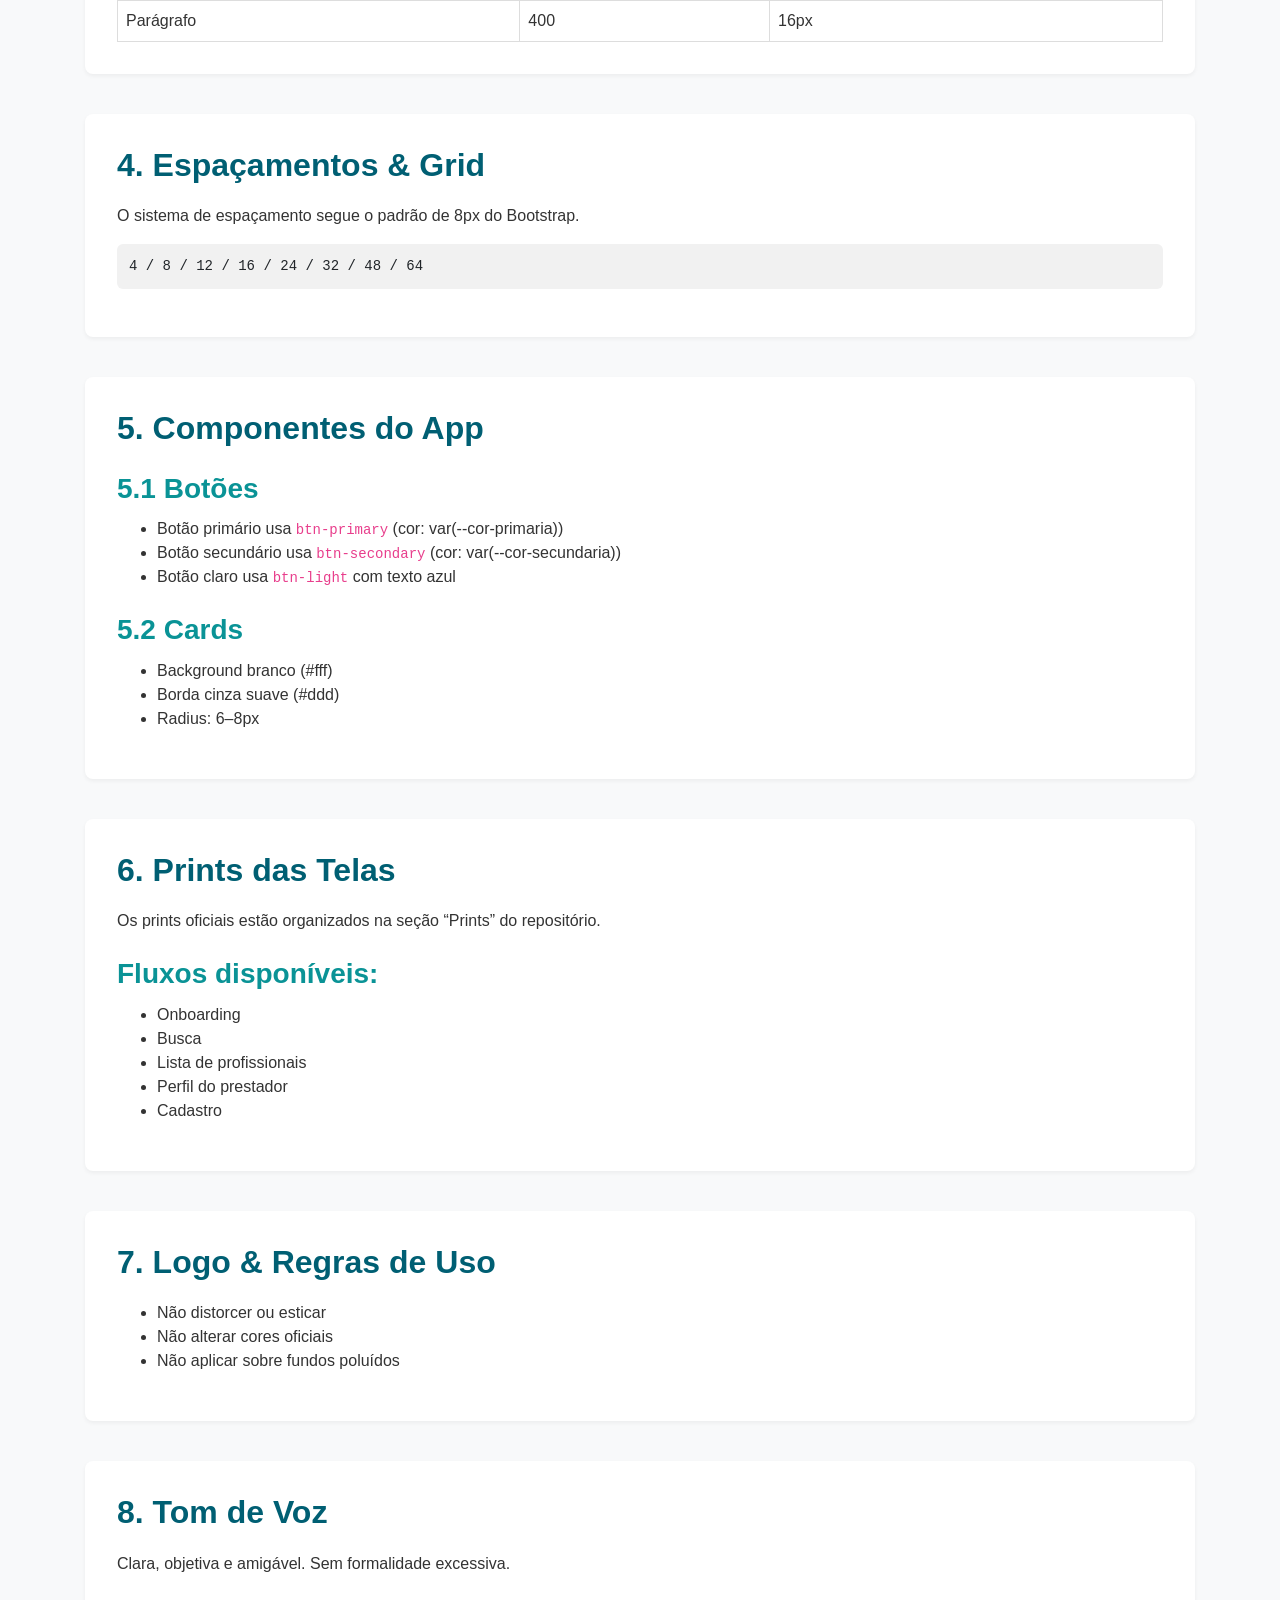
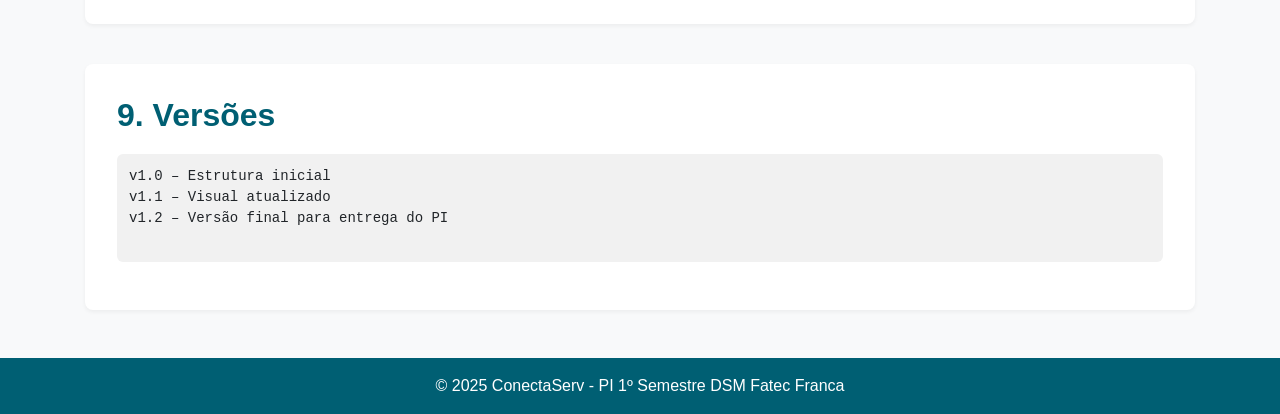
<file: manual.html>
<!doctype html>
<html lang="pt-br">
  <head>
    <meta charset="utf-8">
    <meta name="viewport" content="width=device-width, initial-scale=1, shrink-to-fit=no">

    <!-- Bootstrap -->
    <link rel="stylesheet" href="https://maxcdn.bootstrapcdn.com/bootstrap/4.0.0/css/bootstrap.min.css">

    <!-- Seu CSS -->
    <link rel="stylesheet" href="style/style.css">

    <title>Manual Visual – ConectaServ</title>

    <style>
      /* Ajustes finos para o Manual */
      .manual-section {
        background: white;
        border-radius: 8px;
        padding: 32px;
        margin-bottom: 40px;
        box-shadow: 0 2px 4px rgba(0,0,0,0.05);
      }

      .manual-section h2 {
        color: var(--cor-primaria);
        font-weight: 700;
        margin-bottom: 20px;
      }

      .manual-section h3 {
        color: var(--cor-secundaria);
        font-weight: 600;
        margin-top: 24px;
        margin-bottom: 12px;
      }

      table {
        width: 100%;
        background: white;
      }

      th {
        background: var(--cor-fundo);
        font-weight: 600;
      }

      td, th {
        border: 1px solid #ddd;
        padding: 8px;
      }

      pre {
        background: #f1f1f1;
        padding: 12px;
        border-radius: 6px;
      }
    </style>
  </head>

  <body>
    
    <!-- NAVBAR ORIGINAL -->
    <nav class="navbar navbar-expand-lg navbar-dark bg-primary shadow-sm">
      <a class="navbar-brand" href="index.html">
        <img src="imagem/logo.png" alt="ConectaServ Logo">
        <span class="slogan-text">Conectando quem precisa a quem sabe fazer</span>
      </a>

      <button class="navbar-toggler" type="button" data-toggle="collapse" data-target="#navbarNav">
        <span class="navbar-toggler-icon"></span>
      </button>

      <div class="collapse navbar-collapse" id="navbarNav">
        <ul class="navbar-nav ml-auto">
          <li class="nav-item"><a class="nav-link" href="como-funciona.html">Como Funciona</a></li>
          <li class="nav-item"><a class="nav-link" href="sobre.html">Sobre Nós</a></li>
          <li class="nav-item"><a class="nav-link btn btn-light text-dark ml-2 px-3" href="cadastro.html">Cadastrar</a></li>
        </ul>
      </div>
    </nav>

    <!-- CONTEÚDO DO MANUAL -->
    <main class="container my-5">

      <!-- TÍTULO -->
      <div class="manual-section text-center">
        <h1 class="text-primary font-weight-bold">Manual Visual – ConectaServ</h1>
        <p class="lead mt-3" style="color:#555;">
          Guia oficial de identidade, UI e experiência do ConectaServ – organizado para documentação do PI.
        </p>
      </div>

      <!-- 1. INTRODUÇÃO -->
      <section class="manual-section" id="introducao">
        <h2>1. Introdução</h2>
        <p>O ConectaServ é um marketplace inteligente que conecta clientes a prestadores de serviço de forma rápida, segura e confiável.</p>
        <p>Este manual define os padrões visuais e componentes oficiais usados no produto para garantir consistência entre desenvolvimento, design e documentação acadêmica.</p>
      </section>

      <!-- 2. Identidade Visual -->
      <section class="manual-section" id="identidade">
        <h2>2. Identidade Visual</h2>

        <h3>2.1 Paleta Principal</h3>
        <table>
          <tr><th>Função</th><th>Cor</th><th>HEX</th></tr>
          <tr><td>Primária</td><td>Azul Petroléo</td><td>#005f73</td></tr>
          <tr><td>Secundária</td><td>Azul Turquesa</td><td>#0a9396</td></tr>
          <tr><td>Fundo</td><td>Cinza Claro</td><td>#f8f9fa</td></tr>
          <tr><td>Texto</td><td>Cinza Escuro</td><td>#333333</td></tr>
        </table>

        <h3>2.2 Paleta Estendida</h3>
        <table>
          <tr><th>Uso</th><th>Cor</th><th>HEX</th></tr>
          <tr><td>Sucesso</td><td>Verde</td><td>#2ECC71</td></tr>
          <tr><td>Alerta</td><td>Amarelo</td><td>#F1C40F</td></tr>
          <tr><td>Erro</td><td>Vermelho Escuro</td><td>#C0392B</td></tr>
        </table>
      </section>

      <!-- 3. Tipografia -->
      <section class="manual-section" id="tipografia">
        <h2>3. Tipografia</h2>
        <p>O ConectaServ utiliza tipografia padrão do Bootstrap (Helvetica/Arial).</p>

        <h3>3.1 Hierarquia</h3>
        <table>
          <tr><th>Elemento</th><th>Peso</th><th>Tamanho</th></tr>
          <tr><td>H1</td><td>700</td><td>32px</td></tr>
          <tr><td>H2</td><td>600</td><td>24px</td></tr>
          <tr><td>H3</td><td>500</td><td>20px</td></tr>
          <tr><td>Parágrafo</td><td>400</td><td>16px</td></tr>
        </table>
      </section>

      <!-- 4. Espaçamentos -->
      <section class="manual-section" id="espacamentos">
        <h2>4. Espaçamentos & Grid</h2>
        <p>O sistema de espaçamento segue o padrão de 8px do Bootstrap.</p>
        <pre>4 / 8 / 12 / 16 / 24 / 32 / 48 / 64</pre>
      </section>

      <!-- 5. Componentes -->
      <section class="manual-section" id="componentes">
        <h2>5. Componentes do App</h2>

        <h3>5.1 Botões</h3>
        <ul>
          <li>Botão primário usa <code>btn-primary</code> (cor: var(--cor-primaria))</li>
          <li>Botão secundário usa <code>btn-secondary</code> (cor: var(--cor-secundaria))</li>
          <li>Botão claro usa <code>btn-light</code> com texto azul</li>
        </ul>

        <h3>5.2 Cards</h3>
        <ul>
          <li>Background branco (#fff)</li>
          <li>Borda cinza suave (#ddd)</li>
          <li>Radius: 6–8px</li>
        </ul>
      </section>

      <!-- 6. Prints -->
      <section class="manual-section" id="prints">
        <h2>6. Prints das Telas</h2>
        <p>Os prints oficiais estão organizados na seção “Prints” do repositório.</p>

        <h3>Fluxos disponíveis:</h3>
        <ul>
          <li>Onboarding</li>
          <li>Busca</li>
          <li>Lista de profissionais</li>
          <li>Perfil do prestador</li>
          <li>Cadastro</li>
        </ul>
      </section>

      <!-- 7. Logo -->
      <section class="manual-section" id="logo">
        <h2>7. Logo & Regras de Uso</h2>
        <ul>
          <li>Não distorcer ou esticar</li>
          <li>Não alterar cores oficiais</li>
          <li>Não aplicar sobre fundos poluídos</li>
        </ul>
      </section>

      <!-- 8. Tom -->
      <section class="manual-section" id="tom">
        <h2>8. Tom de Voz</h2>
        <p>Clara, objetiva e amigável. Sem formalidade excessiva.</p>
      </section>

      <!-- 9. Versões -->
      <section class="manual-section" id="versoes">
        <h2>9. Versões</h2>
        <pre>
v1.0 – Estrutura inicial
v1.1 – Visual atualizado
v1.2 – Versão final para entrega do PI
        </pre>
      </section>

    </main>

    <!-- FOOTER ORIGINAL -->
    <footer class="bg-primary text-white text-center p-3 mt-5">
      <p class="mb-0">&copy; 2025 ConectaServ - PI 1º Semestre DSM Fatec Franca</p>
    </footer>

  </body>
</html>
</file>
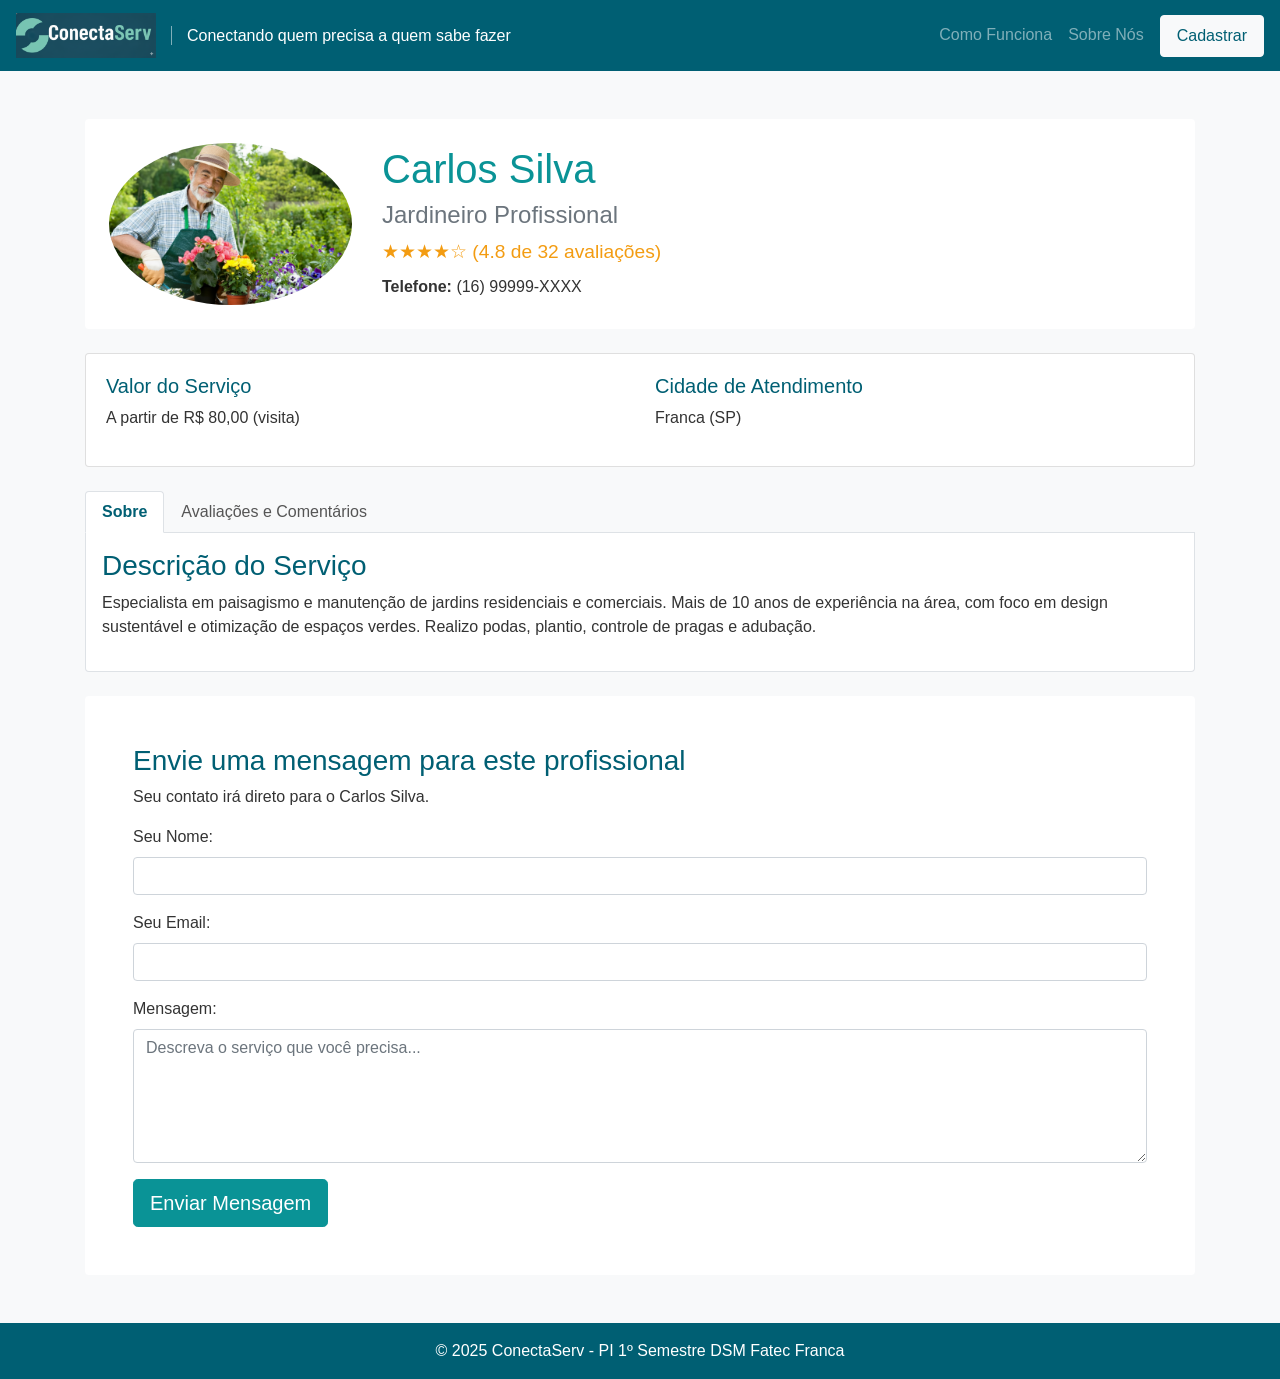
<file: perfil_carlos.html>
<!doctype html>
<html lang="pt-br">
  <head>
    <meta charset="utf-8">
    <meta name="viewport" content="width=device-width, initial-scale=1, shrink-to-fit=no">
    <link rel="stylesheet" href="https://maxcdn.bootstrapcdn.com/bootstrap/4.0.0/css/bootstrap.min.css" integrity="sha384-Gn5384xqQ1aoWXA+058RXPxPg6fy4IWvTNh0E263XmFcJlSAwiGgFAW/dAiS6JXm" crossorigin="anonymous">
    <link rel="stylesheet" href="style/style.css">
    <title>Perfil de Carlos Silva - ConectaServ</title>
  </head>
  <body>
    
    <nav class="navbar navbar-expand-lg navbar-dark bg-primary shadow-sm">
      <a class="navbar-brand" href="index.html">
        <img src="imagem/logo.png" alt="ConectaServ Logo">
        <span class="slogan-text">Conectando quem precisa a quem sabe fazer</span>
      </a>
      <button class="navbar-toggler" type="button" data-toggle="collapse" data-target="#navbarNav" aria-controls="navbarNav" aria-expanded="false" aria-label="Toggle navigation">
        <span class="navbar-toggler-icon"></span>
      </button>
      <div class="collapse navbar-collapse" id="navbarNav">
        <ul class="navbar-nav ml-auto">
          <li class="nav-item">
            <a class="nav-link" href="como-funciona.html">Como Funciona</a>
          </li>
          <li class="nav-item">
            <a class="nav-link" href="sobre.html">Sobre Nós</a>
          </li>
          <li class="nav-item">
            <a class="nav-link btn btn-light text-dark ml-2 px-3" href="cadastro.html">Cadastrar</a>
          </li>
        </ul>
      </div>
    </nav>

    <main class="container my-5">

      <section class="bg-white p-4 rounded shadow-sm">
        <div class="row align-items-center">
          <div class="col-md-3 text-center">
            <img src="imagem/carlos.png" class="img-fluid rounded-circle" alt="Foto de Perfil de Carlos Silva">
          </div>
          <div class="col-md-9">
            <h1 class="text-secondary">Carlos Silva</h1>
            <h2 class="h4 text-muted">Jardineiro Profissional</h2>
            <div class="rating mb-2">★★★★☆ (4.8 de 32 avaliações)</div>
            <p class="mb-1"><strong>Telefone:</strong> (16) 99999-XXXX</p>
          </div>
        </div>
      </section>

      <section class="card shadow-sm mt-4">
        <div class="card-body">
          <div class="row">
            <div class="col-md-6">
              <h5 class="text-primary">Valor do Serviço</h5>
              <p>A partir de R$ 80,00 (visita)</p>
            </div>
            <div class="col-md-6">
              <h5 class="text-primary">Cidade de Atendimento</h5>
              <p>Franca (SP)</p>
            </div>
          </div>
        </div>
      </section>

      <section class="mt-4">
        <ul class="nav nav-tabs" id="profileTab" role="tablist">
          <li class="nav-item">
            <a class="nav-link active" id="sobre-tab" data-toggle="tab" href="#sobre" role="tab" aria-controls="sobre" aria-selected="true">Sobre</a>
          </li>
          <li class="nav-item">
            <a class="nav-link" id="avaliacoes-tab" data-toggle="tab" href="#avaliacoes" role="tab" aria-controls="avaliacoes" aria-selected="false">Avaliações e Comentários</a>
          </li>
        </ul>

        <div class="tab-content bg-white p-3 border border-top-0 rounded-bottom shadow-sm" id="profileTabContent">
          
          <div class="tab-pane fade show active" id="sobre" role="tabpanel" aria-labelledby="sobre-tab">
            <h3 class="text-primary">Descrição do Serviço</h3>
            <p>Especialista em paisagismo e manutenção de jardins residenciais e comerciais. Mais de 10 anos de experiência na área, com foco em design sustentável e otimização de espaços verdes. Realizo podas, plantio, controle de pragas e adubação.</p>
          </div>
          
          <div class="tab-pane fade" id="avaliacoes" role="tabpanel" aria-labelledby="avaliacoes-tab">
            <h3 class="text-primary">O que dizem os clientes</h3>
            
            <div class="media border-bottom pb-3 mb-3">
              <img src="imagem/cliente.png" width="64" height="64" class="mr-3 rounded-circle" alt="Cliente 1">
              <div class="media-body">
                <h5 class="mt-0">Maria Joaquina</h5>
                <div class="rating">★★★★★</div>
                <p>"Serviço impecável! Meu jardim nunca esteve tão bonito. Profissional pontual e muito caprichoso."</p>
              </div>
            </div>
            
            <div class="media">
              <img src="imagem/cliente.png" width="64" height="64" class="mr-3 rounded-circle" alt="Cliente 2">
              <div class="media-body">
                <h5 class="mt-0">José Alberto</h5>
                <div class="rating">★★★★☆</div>
                <p>"Bom trabalho. Recomendo. O serviço foi feito rapidamente e o resultado ficou ótimo."</p>
              </div>
            </div>

          </div>
        </div>
      </section>

      <section class="mt-4">
        <div class="bg-white p-4 p-md-5 rounded shadow-sm">
            <h3 class="text-primary">Envie uma mensagem para este profissional</h3>
            <p>Seu contato irá direto para o Carlos Silva.</p>
            <form action="#" method="POST">
              <div class="form-group">
                <label for="nome">Seu Nome:</label>
                <input type="text" class="form-control" id="nome" name="nome" required>
              </div>
              <div class="form-group">
                <label for="email">Seu Email:</label>
                <input type="email" class="form-control" id="email" name="email" required>
              </div>
              <div class="form-group">
                <label for="mensagem">Mensagem:</label>
                <textarea class="form-control" id="mensagem" name="mensagem" rows="5" placeholder="Descreva o serviço que você precisa..." required></textarea>
              </div>
              <button type="submit" class="btn btn-secondary btn-lg">Enviar Mensagem</button>
            </form>
        </div>
      </section>

    </main>

    <footer class="bg-primary text-white text-center p-3 mt-5">
      <p class="mb-0">&copy; 2025 ConectaServ - PI 1º Semestre DSM Fatec Franca</p>
    </footer>

    <script src="https://code.jquery.com/jquery-3.3.1.slim.min.js" integrity="sha384-q8i/X+965DzO0rT7abK41JStQIAqVgRVzpbzo5smXKp4YfRvH+8abtTE1Pi6jizo" crossorigin="anonymous"></script>
    <script src="https://cdnjs.cloudflare.com/ajax/libs/popper.js/1.12.9/umd/popper.min.js" integrity="sha384-ApNbgh9B+Y1QKtv3Rn7W3mgPxhU9K/ScQsAP7hUibX39j7fakFPskvXusvfa0b4Q" crossorigin="anonymous"></script>
    <script src="https://maxcdn.bootstrapcdn.com/bootstrap/4.0.0/js/bootstrap.min.js" integrity="sha384-JZR6Spejh4U02d8jOt6vLEHfe/JQGiRRSQQxSfFWpi1MquVdAyjUar5+76PVCmYl" crossorigin="anonymous"></script>
    <script src="script/script.js"></script>
  </body>
</html>
</file>
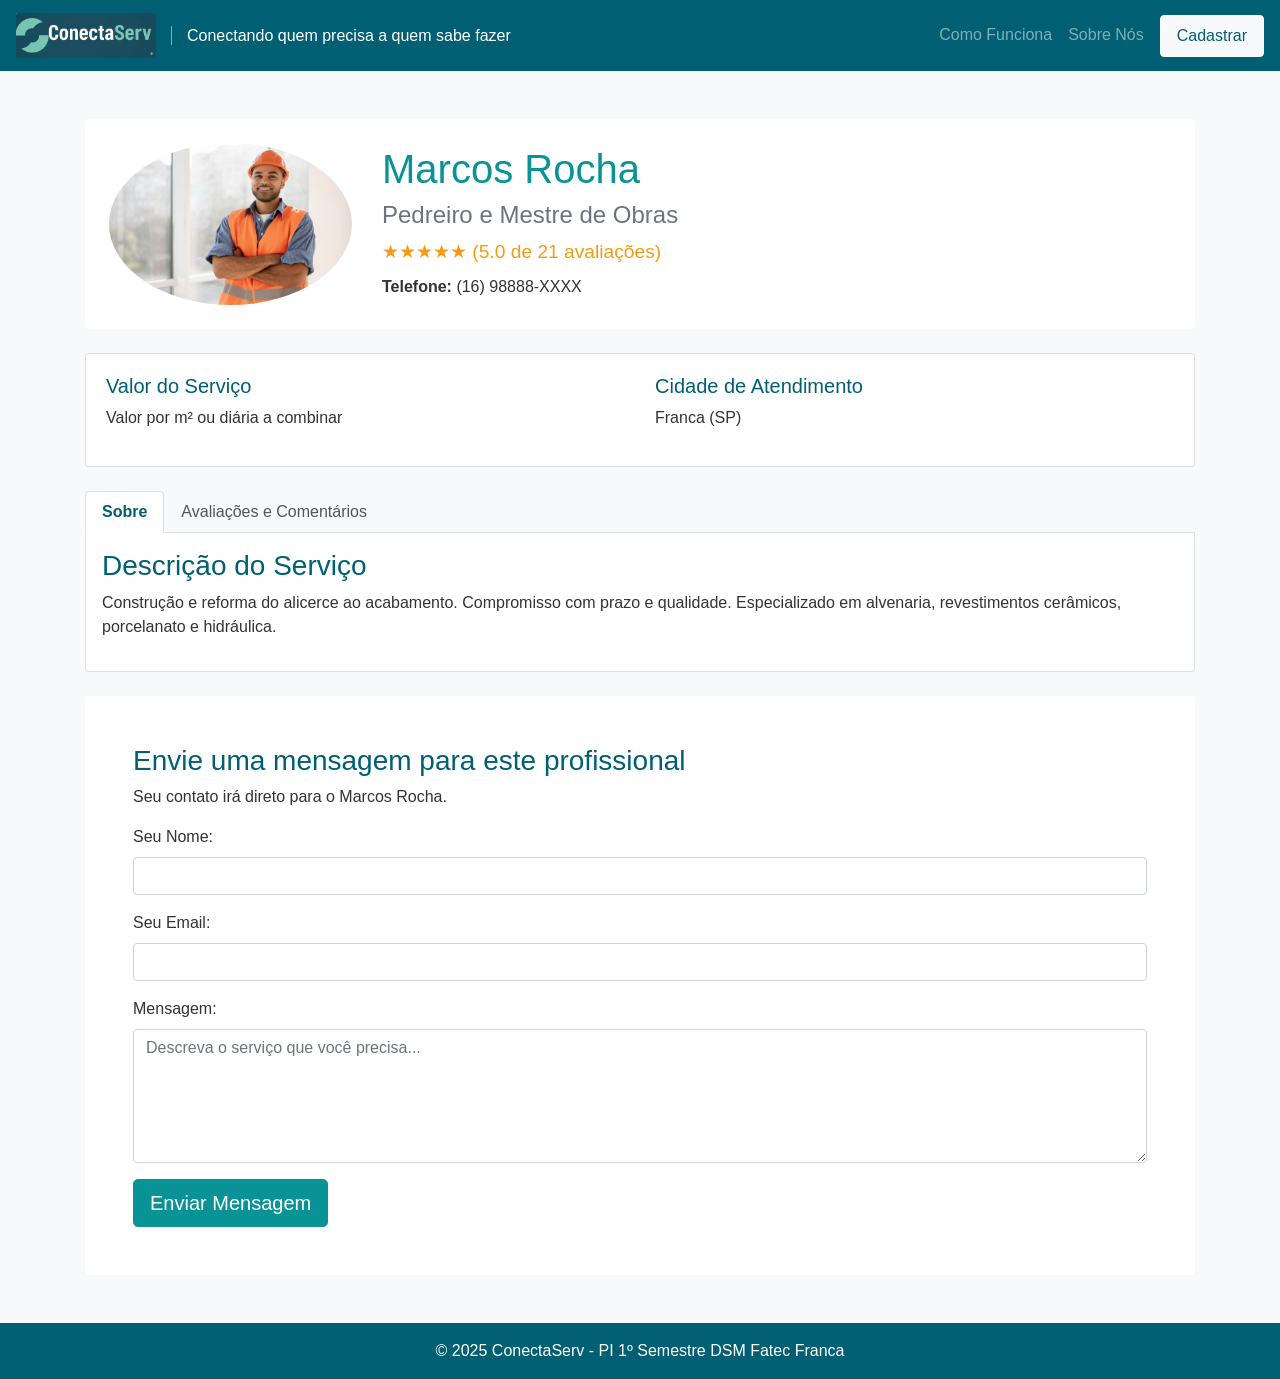
<file: perfil_marcos.html>
<!doctype html>
<html lang="pt-br">
  <head>
    <meta charset="utf-8">
    <meta name="viewport" content="width=device-width, initial-scale=1, shrink-to-fit=no">
    <link rel="stylesheet" href="https://maxcdn.bootstrapcdn.com/bootstrap/4.0.0/css/bootstrap.min.css" integrity="sha384-Gn5384xqQ1aoWXA+058RXPxPg6fy4IWvTNh0E263XmFcJlSAwiGgFAW/dAiS6JXm" crossorigin="anonymous">
    <link rel="stylesheet" href="style/style.css">
    <title>Perfil de Marcos Rocha - ConectaServ</title>
  </head>
  <body>
    
    <nav class="navbar navbar-expand-lg navbar-dark bg-primary shadow-sm">
      <a class="navbar-brand" href="index.html">
        <img src="imagem/logo.png" alt="ConectaServ Logo">
        <span class="slogan-text">Conectando quem precisa a quem sabe fazer</span>
      </a>
      <button class="navbar-toggler" type="button" data-toggle="collapse" data-target="#navbarNav" aria-controls="navbarNav" aria-expanded="false" aria-label="Toggle navigation">
        <span class="navbar-toggler-icon"></span>
      </button>
      <div class="collapse navbar-collapse" id="navbarNav">
        <ul class="navbar-nav ml-auto">
          <li class="nav-item">
            <a class="nav-link" href="como-funciona.html">Como Funciona</a>
          </li>
          <li class="nav-item">
            <a class="nav-link" href="sobre.html">Sobre Nós</a>
          </li>
          <li class="nav-item">
            <a class="nav-link btn btn-light text-dark ml-2 px-3" href="cadastro.html">Cadastrar</a>
          </li>
        </ul>
      </div>
    </nav>

    <main class="container my-5">

      <section class="bg-white p-4 rounded shadow-sm">
        <div class="row align-items-center">
          <div class="col-md-3 text-center">
            <img src="imagem/marcos.png" class="img-fluid rounded-circle" alt="Foto de Perfil de Marcos Rocha">
          </div>
          <div class="col-md-9">
            <h1 class="text-secondary">Marcos Rocha</h1>
            <h2 class="h4 text-muted">Pedreiro e Mestre de Obras</h2>
            <div class="rating mb-2">★★★★★ (5.0 de 21 avaliações)</div>
            <p class="mb-1"><strong>Telefone:</strong> (16) 98888-XXXX</p>
          </div>
        </div>
      </section>

      <section class="card shadow-sm mt-4">
        <div class="card-body">
          <div class="row">
            <div class="col-md-6">
              <h5 class="text-primary">Valor do Serviço</h5>
              <p>Valor por m² ou diária a combinar</p>
            </div>
            <div class="col-md-6">
              <h5 class="text-primary">Cidade de Atendimento</h5>
              <p>Franca (SP)</p>
            </div>
          </div>
        </div>
      </section>

      <section class="mt-4">
        <ul class="nav nav-tabs" id="profileTab" role="tablist">
          <li class="nav-item">
            <a class="nav-link active" id="sobre-tab" data-toggle="tab" href="#sobre" role="tab" aria-controls="sobre" aria-selected="true">Sobre</a>
          </li>
          <li class="nav-item">
            <a class="nav-link" id="avaliacoes-tab" data-toggle="tab" href="#avaliacoes" role="tab" aria-controls="avaliacoes" aria-selected="false">Avaliações e Comentários</a>
          </li>
        </ul>

        <div class="tab-content bg-white p-3 border border-top-0 rounded-bottom shadow-sm" id="profileTabContent">
          
          <div class="tab-pane fade show active" id="sobre" role="tabpanel" aria-labelledby="sobre-tab">
            <h3 class="text-primary">Descrição do Serviço</h3>
            <p>Construção e reforma do alicerce ao acabamento. Compromisso com prazo e qualidade. Especializado em alvenaria, revestimentos cerâmicos, porcelanato e hidráulica.</p>
          </div>
          
          <div class="tab-pane fade" id="avaliacoes" role="tabpanel" aria-labelledby="avaliacoes-tab">
            <h3 class="text-primary">O que dizem os clientes</h3>
            
            <div class="media">
              <img src="imagem/cliente.png" width="64" height="64" class="mr-3 rounded-circle" alt="Cliente 3">
              <div class="media-body">
                <h5 class="mt-0">Antônio Pereira</h5>
                <div class="rating">★★★★★</div>
                <p>"Profissional de primeira! Deixou o banheiro novo. Muito caprichoso e limpo."</p>
              </div>
            </div>
          </div>
        </div>
      </section>

      <section class="mt-4">
        <div class="bg-white p-4 p-md-5 rounded shadow-sm">
            <h3 class="text-primary">Envie uma mensagem para este profissional</h3>
            <p>Seu contato irá direto para o Marcos Rocha.</p>
            <form action="#" method="POST">
              <div class="form-group">
                <label for="nome">Seu Nome:</label>
                <input type="text" class="form-control" id="nome" name="nome" required>
              </div>
              <div class="form-group">
                <label for="email">Seu Email:</label>
                <input type="email" class="form-control" id="email" name="email" required>
              </div>
              <div class="form-group">
                <label for="mensagem">Mensagem:</label>
                <textarea class="form-control" id="mensagem" name="mensagem" rows="5" placeholder="Descreva o serviço que você precisa..." required></textarea>
              </div>
              <button type="submit" class="btn btn-secondary btn-lg">Enviar Mensagem</button>
            </form>
        </div>
      </section>

    </main>

    <footer class="bg-primary text-white text-center p-3 mt-5">
      <p class="mb-0">&copy; 2025 ConectaServ - PI 1º Semestre DSM Fatec Franca</p>
    </footer>

    <script src="https://code.jquery.com/jquery-3.3.1.slim.min.js" integrity="sha384-q8i/X+965DzO0rT7abK41JStQIAqVgRVzpbzo5smXKp4YfRvH+8abtTE1Pi6jizo" crossorigin="anonymous"></script>
    <script src="https://cdnjs.cloudflare.com/ajax/libs/popper.js/1.12.9/umd/popper.min.js" integrity="sha384-ApNbgh9B+Y1QKtv3Rn7W3mgPxhU9K/ScQsAP7hUibX39j7fakFPskvXusvfa0b4Q" crossorigin="anonymous"></script>
    <script src="https://maxcdn.bootstrapcdn.com/bootstrap/4.0.0/js/bootstrap.min.js" integrity="sha384-JZR6Spejh4U02d8jOt6vLEHfe/JQGiRRSQQxSfFWpi1MquVdAyjUar5+76PVCmYl" crossorigin="anonymous"></script>
    <script src="script/script.js"></script>
  </body>
</html>
</file>
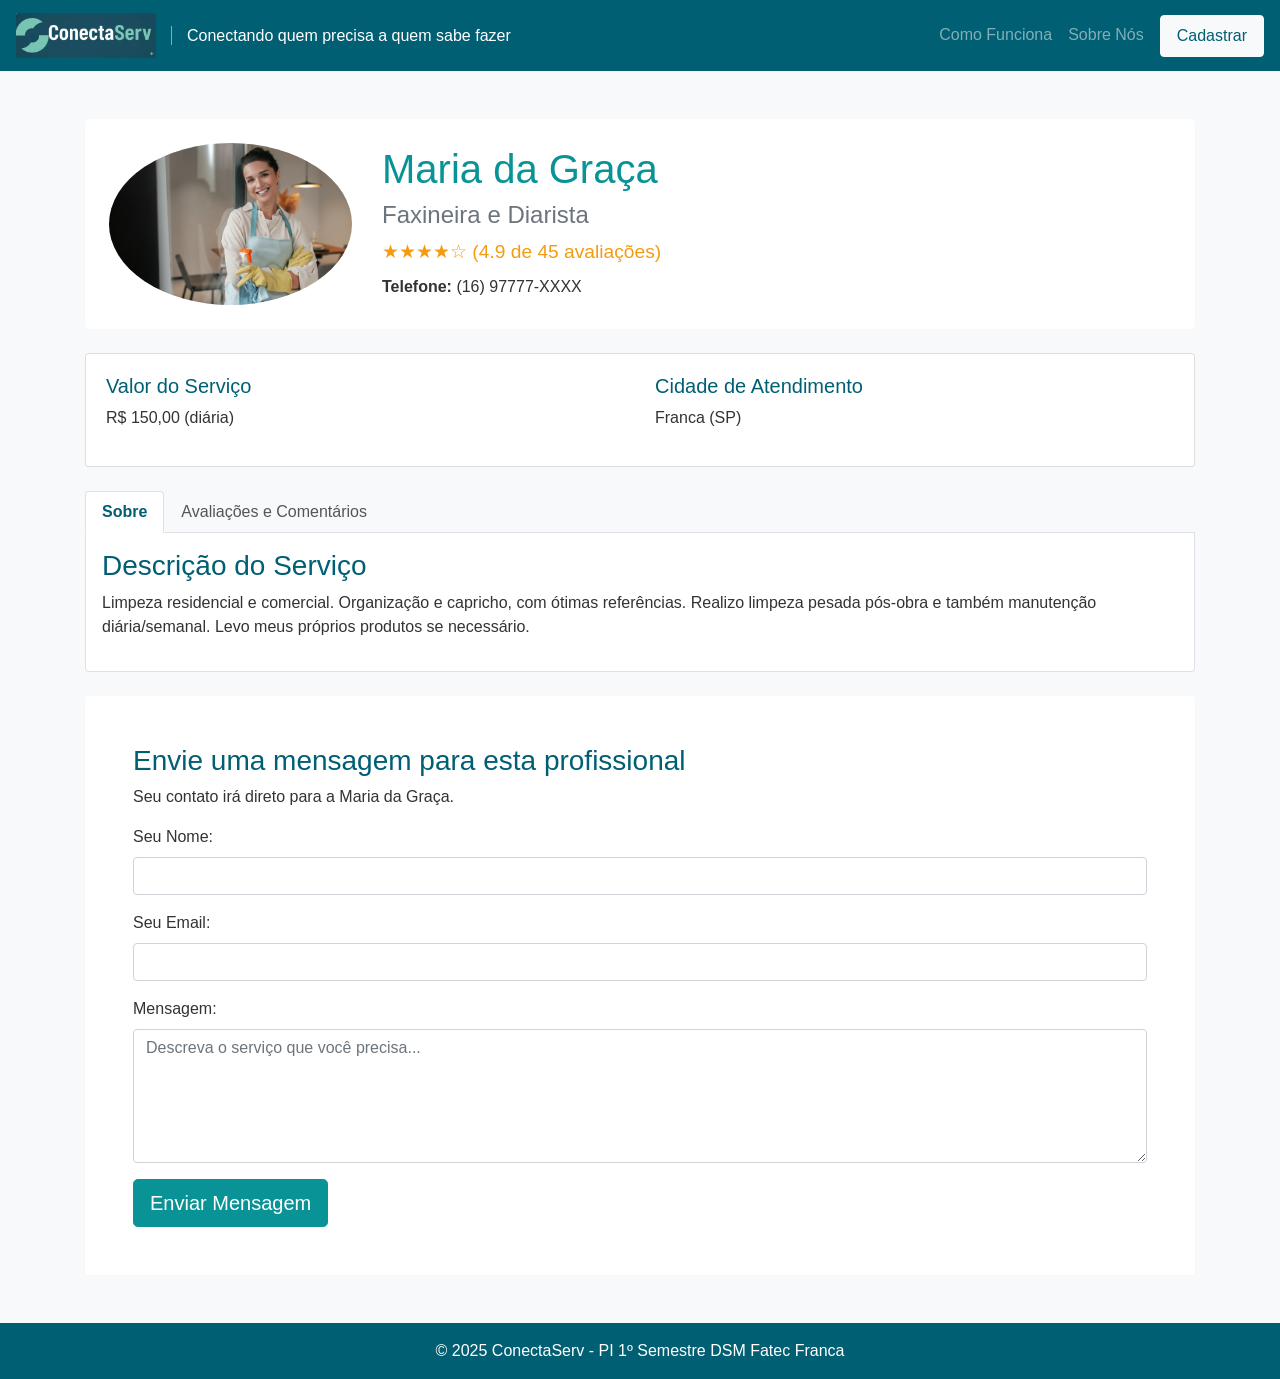
<file: perfil_maria.html>
<!doctype html>
<html lang="pt-br">
  <head>
    <meta charset="utf-8">
    <meta name="viewport" content="width=device-width, initial-scale=1, shrink-to-fit=no">
    <link rel="stylesheet" href="https://maxcdn.bootstrapcdn.com/bootstrap/4.0.0/css/bootstrap.min.css" integrity="sha384-Gn5384xqQ1aoWXA+058RXPxPg6fy4IWvTNh0E263XmFcJlSAwiGgFAW/dAiS6JXm" crossorigin="anonymous">
    <link rel="stylesheet" href="style/style.css">
    <title>Perfil de Maria da Graça - ConectaServ</title>
  </head>
  <body>
    
    <nav class="navbar navbar-expand-lg navbar-dark bg-primary shadow-sm">
      <a class="navbar-brand" href="index.html">
        <img src="imagem/logo.png" alt="ConectaServ Logo">
        <span class="slogan-text">Conectando quem precisa a quem sabe fazer</span>
      </a>
      <button class="navbar-toggler" type="button" data-toggle="collapse" data-target="#navbarNav" aria-controls="navbarNav" aria-expanded="false" aria-label="Toggle navigation">
        <span class="navbar-toggler-icon"></span>
      </button>
      <div class="collapse navbar-collapse" id="navbarNav">
        <ul class="navbar-nav ml-auto">
          <li class="nav-item">
            <a class="nav-link" href="como-funciona.html">Como Funciona</a>
          </li>
          <li class="nav-item">
            <a class="nav-link" href="sobre.html">Sobre Nós</a>
          </li>
          <li class="nav-item">
            <a class="nav-link btn btn-light text-dark ml-2 px-3" href="cadastro.html">Cadastrar</a>
          </li>
        </ul>
      </div>
    </nav>

    <main class="container my-5">

      <section class="bg-white p-4 rounded shadow-sm">
        <div class="row align-items-center">
          <div class="col-md-3 text-center">
            <img src="imagem/maria.png" class="img-fluid rounded-circle" alt="Foto de Perfil de Maria da Graça">
          </div>
          <div class="col-md-9">
            <h1 class="text-secondary">Maria da Graça</h1>
            <h2 class="h4 text-muted">Faxineira e Diarista</h2>
            <div class="rating mb-2">★★★★☆ (4.9 de 45 avaliações)</div>
            <p class="mb-1"><strong>Telefone:</strong> (16) 97777-XXXX</p>
          </div>
        </div>
      </section>

      <section class="card shadow-sm mt-4">
        <div class="card-body">
          <div class="row">
            <div class="col-md-6">
              <h5 class="text-primary">Valor do Serviço</h5>
              <p>R$ 150,00 (diária)</p>
            </div>
            <div class="col-md-6">
              <h5 class="text-primary">Cidade de Atendimento</h5>
              <p>Franca (SP)</p>
            </div>
          </div>
        </div>
      </section>

      <section class="mt-4">
        <ul class="nav nav-tabs" id="profileTab" role="tablist">
          <li class="nav-item">
            <a class="nav-link active" id="sobre-tab" data-toggle="tab" href="#sobre" role="tab" aria-controls="sobre" aria-selected="true">Sobre</a>
          </li>
          <li class="nav-item">
            <a class="nav-link" id="avaliacoes-tab" data-toggle="tab" href="#avaliacoes" role="tab" aria-controls="avaliacoes" aria-selected="false">Avaliações e Comentários</a>
          </li>
        </ul>

        <div class="tab-content bg-white p-3 border border-top-0 rounded-bottom shadow-sm" id="profileTabContent">
          
          <div class="tab-pane fade show active" id="sobre" role="tabpanel" aria-labelledby="sobre-tab">
            <h3 class="text-primary">Descrição do Serviço</h3>
            <p>Limpeza residencial e comercial. Organização e capricho, com ótimas referências. Realizo limpeza pesada pós-obra e também manutenção diária/semanal. Levo meus próprios produtos se necessário.</p>
          </div>
          
          <div class="tab-pane fade" id="avaliacoes" role="tabpanel" aria-labelledby="avaliacoes-tab">
            <h3 class="text-primary">O que dizem os clientes</h3>
            
            <div class="media">
              <img src="imagem/cliente.png" width="64" height="64" class="mr-3 rounded-circle" alt="Cliente 4">
              <div class="media-body">
                <h5 class="mt-0">Sandra Oliveira</h5>
                <div class="rating">★★★★★</div>
                <p>"A Maria é um anjo! Minha casa ficou brilhando, ela é muito caprichosa e detalhista. Recomendo de olhos fechados."</p>
              </div>
            </div>
          </div>
        </div>
      </section>

      <section class="mt-4">
        <div class="bg-white p-4 p-md-5 rounded shadow-sm">
            <h3 class="text-primary">Envie uma mensagem para esta profissional</h3>
            <p>Seu contato irá direto para a Maria da Graça.</p>
            <form action="#" method="POST">
              <div class="form-group">
                <label for="nome">Seu Nome:</label>
                <input type="text" class="form-control" id="nome" name="nome" required>
              </div>
              <div class="form-group">
                <label for="email">Seu Email:</label>
                <input type="email" class="form-control" id="email" name="email" required>
              </div>
              <div class="form-group">
                <label for="mensagem">Mensagem:</label>
                <textarea class="form-control" id="mensagem" name="mensagem" rows="5" placeholder="Descreva o serviço que você precisa..." required></textarea>
              </div>
              <button type="submit" class="btn btn-secondary btn-lg">Enviar Mensagem</button>
            </form>
        </div>
      </section>

    </main>

    <footer class="bg-primary text-white text-center p-3 mt-5">
      <p class="mb-0">&copy; 2025 ConectaServ - PI 1º Semestre DSM Fatec Franca</p>
    </footer>

    <script src="https://code.jquery.com/jquery-3.3.1.slim.min.js" integrity="sha384-q8i/X+965DzO0rT7abK41JStQIAqVgRVzpbzo5smXKp4YfRvH+8abtTE1Pi6jizo" crossorigin="anonymous"></script>
    <script src="https://cdnjs.cloudflare.com/ajax/libs/popper.js/1.12.9/umd/popper.min.js" integrity="sha384-ApNbgh9B+Y1QKtv3Rn7W3mgPxhU9K/ScQsAP7hUibX39j7fakFPskvXusvfa0b4Q" crossorigin="anonymous"></script>
    <script src="https://maxcdn.bootstrapcdn.com/bootstrap/4.0.0/js/bootstrap.min.js" integrity="sha384-JZR6Spejh4U02d8jOt6vLEHfe/JQGiRRSQQxSfFWpi1MquVdAyjUar5+76PVCmYl" crossorigin="anonymous"></script>
    <script src="script/script.js"></script>
  </body>
</html>
</file>
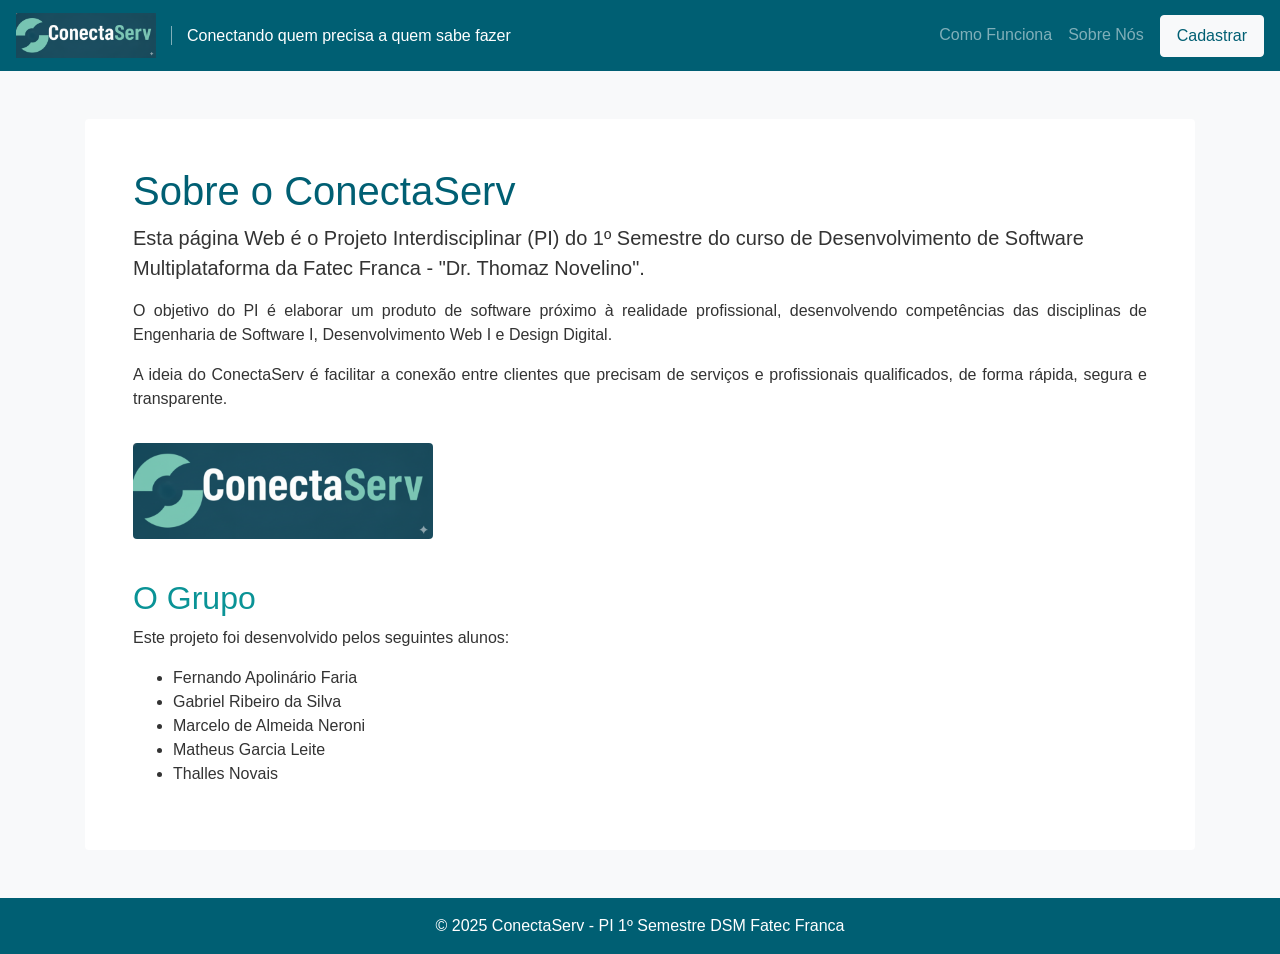
<file: sobre.html>
<!doctype html>
<html lang="pt-br">
  <head>
    <meta charset="utf-8">
    <meta name="viewport" content="width=device-width, initial-scale=1, shrink-to-fit=no">
    <link rel="stylesheet" href="https://maxcdn.bootstrapcdn.com/bootstrap/4.0.0/css/bootstrap.min.css" integrity="sha384-Gn5384xqQ1aoWXA+058RXPxPg6fy4IWvTNh0E263XmFcJlSAwiGgFAW/dAiS6JXm" crossorigin="anonymous">
    <link rel="stylesheet" href="style/style.css">
    <title>Sobre Nós - ConectaServ</title>
  </head>
  <body>
    
    <nav class="navbar navbar-expand-lg navbar-dark bg-primary shadow-sm">
      <a class="navbar-brand" href="index.html">
        <img src="imagem/logo.png" alt="ConectaServ Logo">
        <span class="slogan-text">Conectando quem precisa a quem sabe fazer</span>
      </a>
      <button class="navbar-toggler" type="button" data-toggle="collapse" data-target="#navbarNav" aria-controls="navbarNav" aria-expanded="false" aria-label="Toggle navigation">
        <span class="navbar-toggler-icon"></span>
      </button>
      <div class="collapse navbar-collapse" id="navbarNav">
        <ul class="navbar-nav ml-auto">
          <li class="nav-item">
            <a class="nav-link" href="como-funciona.html">Como Funciona</a>
          </li>
          <li class="nav-item">
            <a class="nav-link" href="sobre.html">Sobre Nós</a>
          </li>
          <li class="nav-item">
            <a class="nav-link btn btn-light text-dark ml-2 px-3" href="cadastro.html">Cadastrar</a>
          </li>
        </ul>
      </div>
    </nav>

    <main class="container my-5">
      <div class="bg-white p-4 p-md-5 rounded shadow-sm text-justify-p">
        <h1 class="text-primary">Sobre o ConectaServ</h1>
        
        <p class="lead">Esta página Web é o Projeto Interdisciplinar (PI) do 1º Semestre do curso de Desenvolvimento de Software Multiplataforma da Fatec Franca - "Dr. Thomaz Novelino".</p>
        
        <p>O objetivo do PI é elaborar um produto de software próximo à realidade profissional, desenvolvendo competências das disciplinas de Engenharia de Software I, Desenvolvimento Web I e Design Digital.</p>

        <p>A ideia do ConectaServ é facilitar a conexão entre clientes que precisam de serviços e profissionais qualificados, de forma rápida, segura e transparente.</p>

        <img src="imagem/logo.png" class="img-fluid rounded my-3" alt="Logotipo ConectaServ" style="max-width: 300px;">

        <h2 class="text-secondary mt-4">O Grupo</h2>
        <p>Este projeto foi desenvolvido pelos seguintes alunos:</p>
        <ul>
            <li>Fernando Apolinário Faria</li>
            <li>Gabriel Ribeiro da Silva</li>
            <li>Marcelo de Almeida Neroni</li>
            <li>Matheus Garcia Leite</li>
            <li>Thalles Novais</li>
        </ul>
      </div>
    </main>

    <footer class="bg-primary text-white text-center p-3 mt-5">
      <p class="mb-0">&copy; 2025 ConectaServ - PI 1º Semestre DSM Fatec Franca</p>
    </footer>

    <script src="https://code.jquery.com/jquery-3.3.1.slim.min.js" integrity="sha384-q8i/X+965DzO0rT7abK41JStQIAqVgRVzpbzo5smXKp4YfRvH+8abtTE1Pi6jizo" crossorigin="anonymous"></script>
    <script src="https://cdnjs.cloudflare.com/ajax/libs/popper.js/1.12.9/umd/popper.min.js" integrity="sha384-ApNbgh9B+Y1QKtv3Rn7W3mgPxhU9K/ScQsAP7hUibX39j7fakFPskvXusvfa0b4Q" crossorigin="anonymous"></script>
    <script src="https://maxcdn.bootstrapcdn.com/bootstrap/4.0.0/js/bootstrap.min.js" integrity="sha384-JZR6Spejh4U02d8jOt6vLEHfe/JQGiRRSQQxSfFWpi1MquVdAyjUar5+76PVCmYl" crossorigin="anonymous"></script>
    <script src="script/script.js"></script>
  </body>
</html>
</file>
<file: style/style.css>
:root {
    
    --cor-primaria: #005f73;    
    --cor-secundaria: #0a9396; 
    --cor-fundo: #f8f9fa;
    --cor-texto: #333;
    --cor-branca: #ffffff;
}

body {
    background-color: var(--cor-fundo);
    color: var(--cor-texto);
}

.bg-primary {
    background-color: var(--cor-primaria) !important;
}

.navbar-brand {
    display: flex !important;
    align-items: center; 
    flex-direction: row; 
}

.navbar-brand img {
    height: 45px; 
    width: auto;
    margin-right: 0; 
}

.slogan-text {
    font-size: 1rem; 
    color: #ffffff;
    font-weight: 500;
    line-height: 1.2;
    
    
    border-left: 1px solid rgba(255, 255, 255, 0.5); 
    padding-left: 15px; 
    margin-left: 15px;
}

@media (max-width: 768px) {
    .slogan-text {
        font-size: 0.75rem;
        padding-left: 10px;
        margin-left: 10px;
    }
    .navbar-brand img {
        height: 35px;
    }
}

.btn-light {
    color: var(--cor-primaria) !important;
    font-weight: 500;
}
.btn-light:hover {
    background-color: #e2e6ea;
}

.btn-primary {    
    background-color: var(--cor-primaria);
    border-color: var(--cor-primaria);
    color: var(--cor-branca);
    font-weight: 500;
}
.btn-primary:hover {
    background-color: #004c5c;
    border-color: #004c5c;
}

.btn-secondary {
    background-color: var(--cor-secundaria);
    border-color: var(--cor-secundaria);
    color: var(--cor-branca);
    font-weight: 500;
}
.btn-secondary:hover {
    background-color: #087a7d;
    border-color: #087a7d;
}

.hero {    
    background-color: var(--cor-secundaria) !important;
    border-radius: 8px;
}

.text-primary { color: var(--cor-primaria) !important; }
.text-secondary { color: var(--cor-secundaria) !important; }

.rating {
    color: #f39c12; 
    font-size: 1.2rem;
}

.nav-tabs .nav-link.active {
    color: var(--cor-primaria) !important;
    font-weight: bold;
}
.nav-tabs .nav-link { color: #555; }

.text-justify-p p:not(.lead) {
    text-align: justify;
}
</file>
<file: Identidade Visual/style.css>
* {
  margin: 0;
  padding: 0;
  box-sizing: border-box;
  scroll-behavior: smooth;
  font-family: "Poppins", sans-serif;
}

body {
  background: #f3f7f4;
  display: flex;
}
.sidebar {
  width: 260px;
  height: 100vh;
  position: fixed;
  top: 0;
  left: 0;
  padding: 24px;
  background: white;
  border-right: 1px solid #e4e4e4;
  overflow-y: auto;
  transition: transform 0.3s ease;
  z-index: 999;
}

.sidebar h2 {
  font-size: 20px;
  color: #006d75;
  margin-bottom: 16px;
}

.sidebar h3 {
  font-size: 12px;
  color: #999;
  margin-bottom: 8px;
  text-transform: uppercase;
}

.sidebar a {
  display: block;
  padding: 8px 12px;
  margin-bottom: 4px;
  border-radius: 6px;
  color: #333;
  text-decoration: none;
  font-size: 14px;
}

.sidebar a:hover,
.sidebar a.active {
  background: #d7f5f3;
  color: #006d75;
  font-weight: 600;
}


.menu-btn {
  display: none;
  position: fixed;
  top: 15px;
  left: 15px;
  background: #006d75;
  color: white;
  padding: 10px 14px;
  border-radius: 6px;
  cursor: pointer;
  z-index: 1000;
  font-size: 15px;
}

.content {
  margin-left: 260px;
  padding: 40px 60px;
  width: calc(100% - 260px);
}

section {
  background: white;
  margin-bottom: 30px;
  padding: 40px;
  border-radius: 12px;
  box-shadow: 0 3px 8px rgba(0,0,0,0.05);
}

section h2 {
  color: #006d75;
  font-size: 26px;
  margin-bottom: 12px;
}

section p, li {
  font-size: 15px;
  color: #444;
  margin-bottom: 10px;
  line-height: 1.6;
}

ul {
  padding-left: 20px;
}


.prints-grid {
  display: grid;
  grid-template-columns: repeat(auto-fit, minmax(260px, 1fr));
  gap: 20px;
}

figure {
  background: #fff;
  border-radius: 10px;
  overflow: hidden;
  border: 1px solid #eee;
}

figure img {
  width: 100%;
  display: block;
}

figure figcaption {
  padding: 10px;
  font-size: 14px;
  color: #666;
}

/* ==== PALETA ===== */
.palette {
  display: grid;
  grid-template-columns: repeat(auto-fit, minmax(160px, 1fr));
  gap: 20px;
  margin-top: 16px;
}

.color-card {
  background: white;
  border: 1px solid #e4e4e4;
  border-radius: 10px;
  overflow: hidden;
  padding: 12px;
}

.color-swatch {
  height: 60px;
  width: 100%;
  border-radius: 6px;
  margin-bottom: 10px;
}

.color-info {
  font-size: 14px;
  color: #444;
}


#logo img {
  display: block;
  width: 100%;
  max-width: 280px;
  height: auto;
  object-fit: contain;
  margin: 0 auto;
}





@media (max-width: 1024px) {
  .content {
    padding: 30px;
  }
}


@media (max-width: 768px) {

  body {
    display: block;
  }

  
  .menu-btn {
    display: block;
  }

  
  .sidebar {
    transform: translateX(-100%);
  }

  
  .sidebar.open {
    transform: translateX(0);
  }

  
  .content {
    width: 100%;
    margin-left: 0;
    padding: 20px;
  }

  section {
    padding: 25px;
  }

  section h2 {
    font-size: 22px;
  }
}

@media (max-width: 480px) {
  section {
    padding: 20px;
  }

  p, li {
    font-size: 14px;
  }

  .prints-grid {
    grid-template-columns: 1fr;
  }
}
</file>
